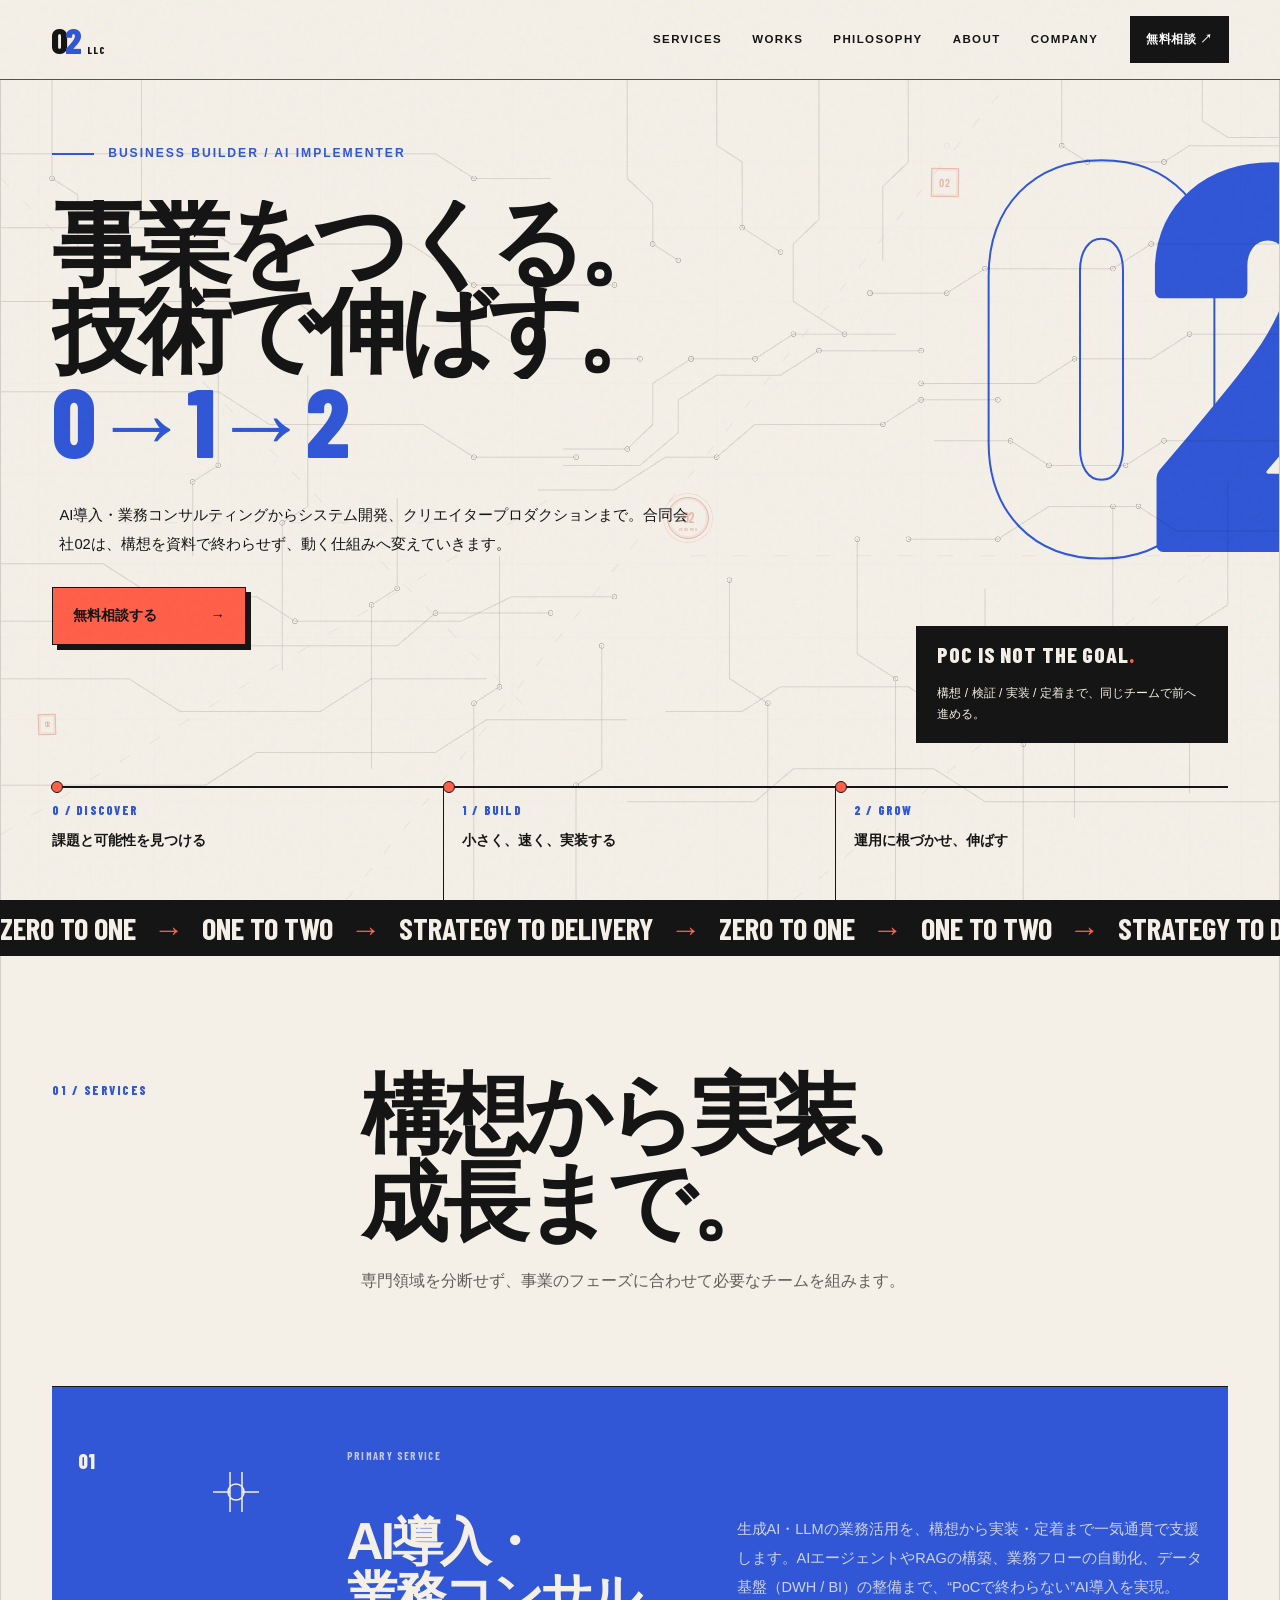
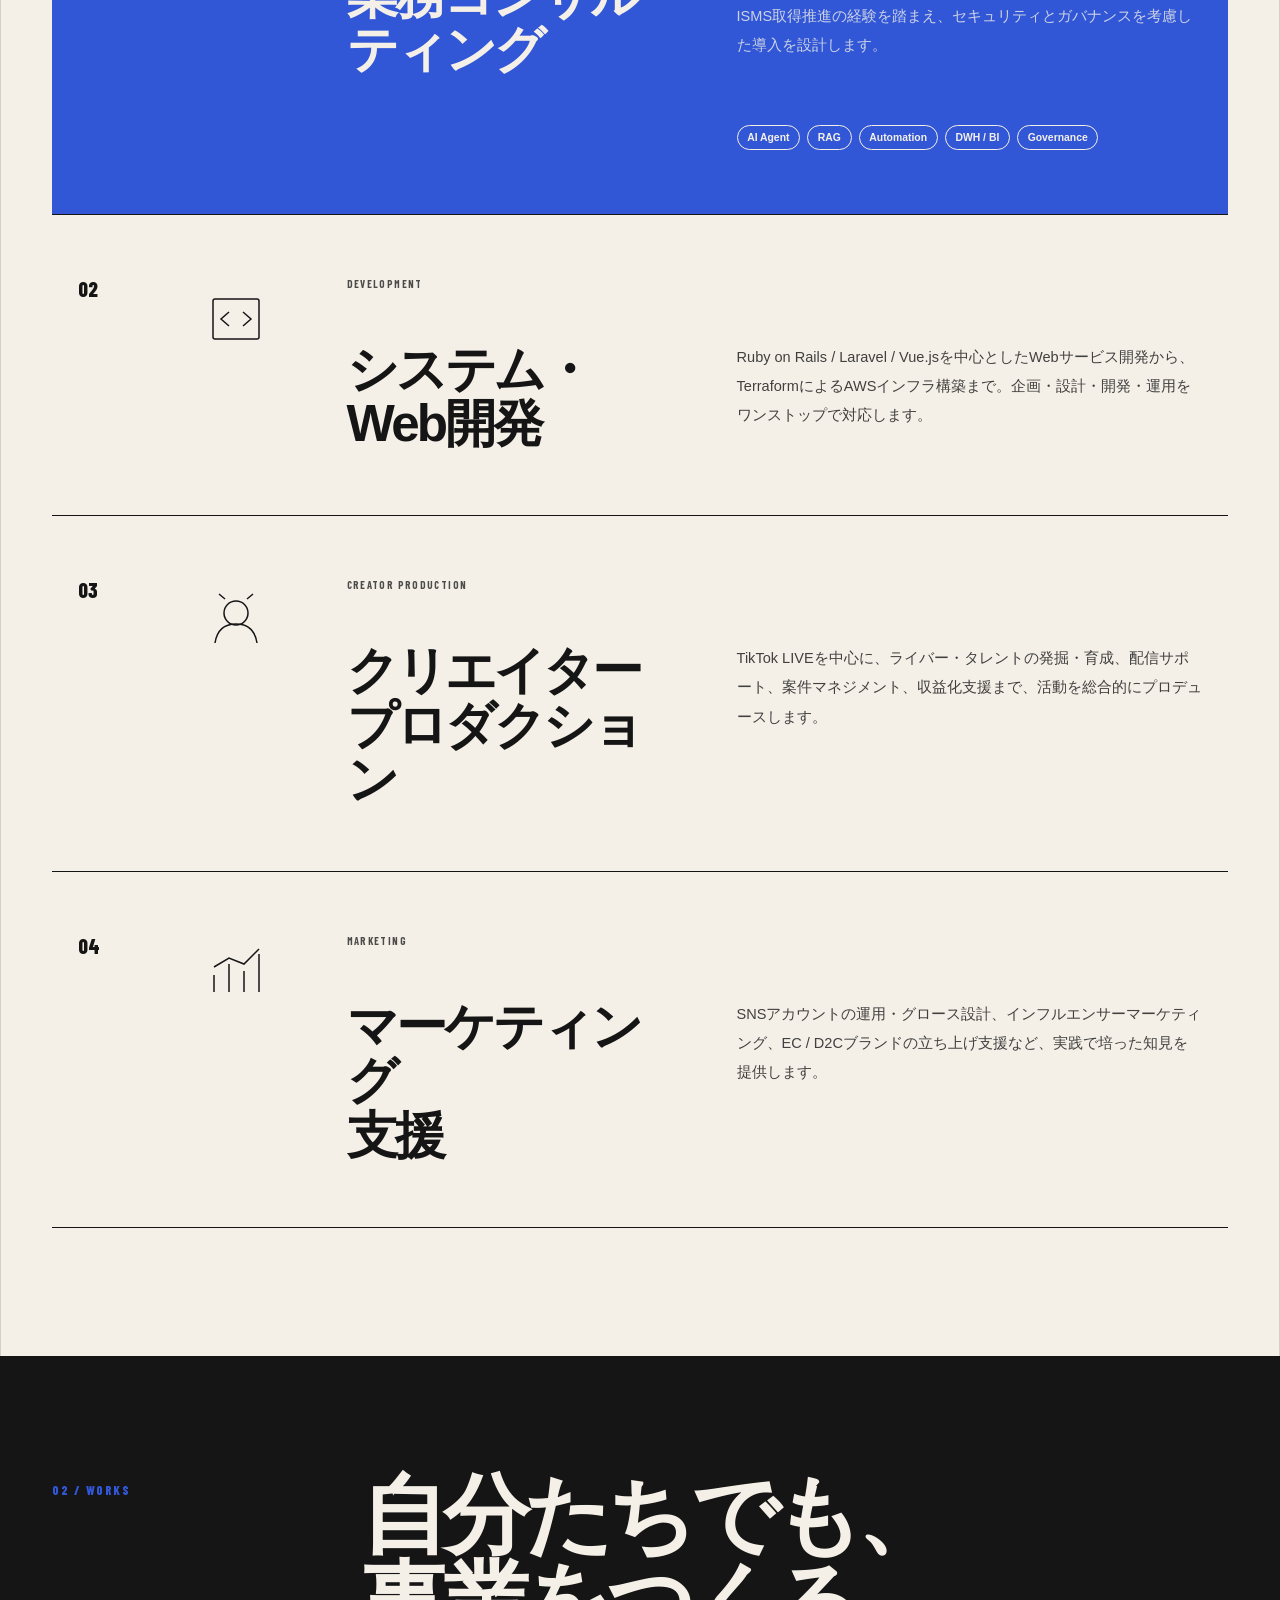
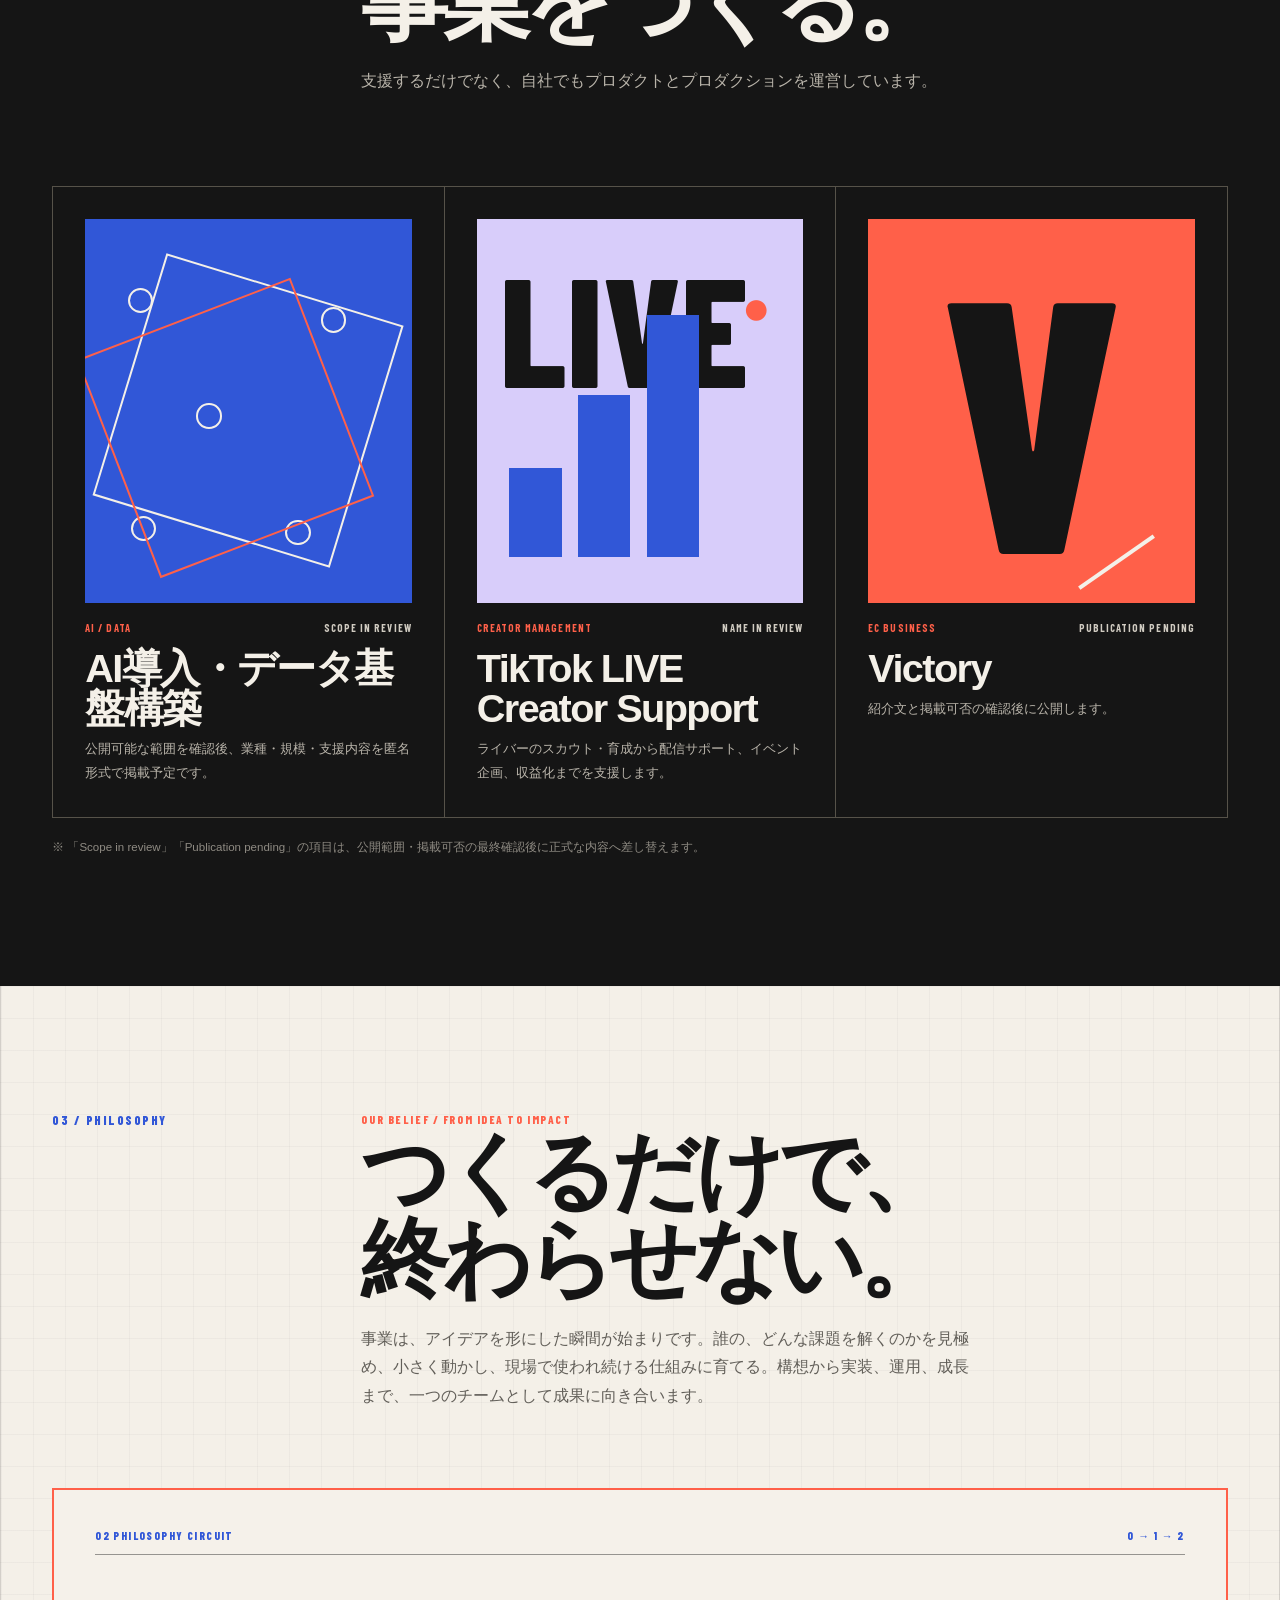
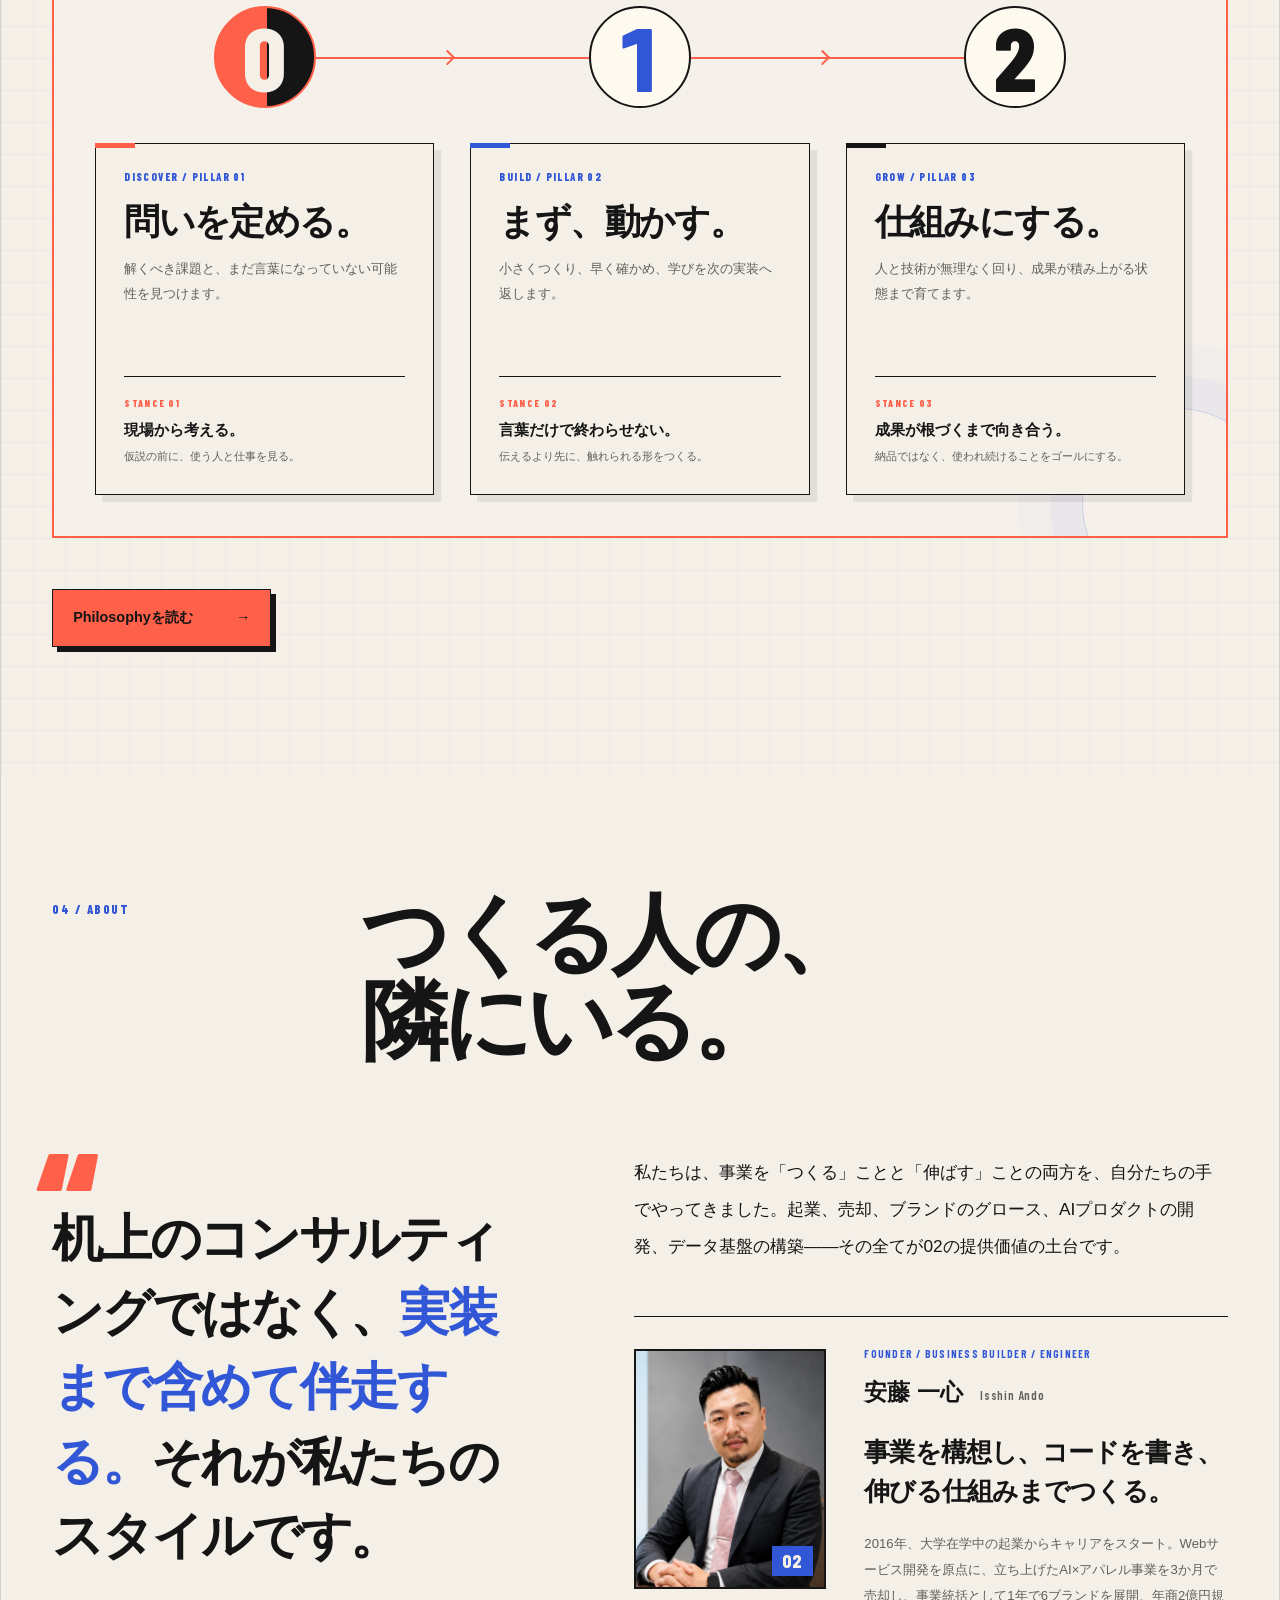
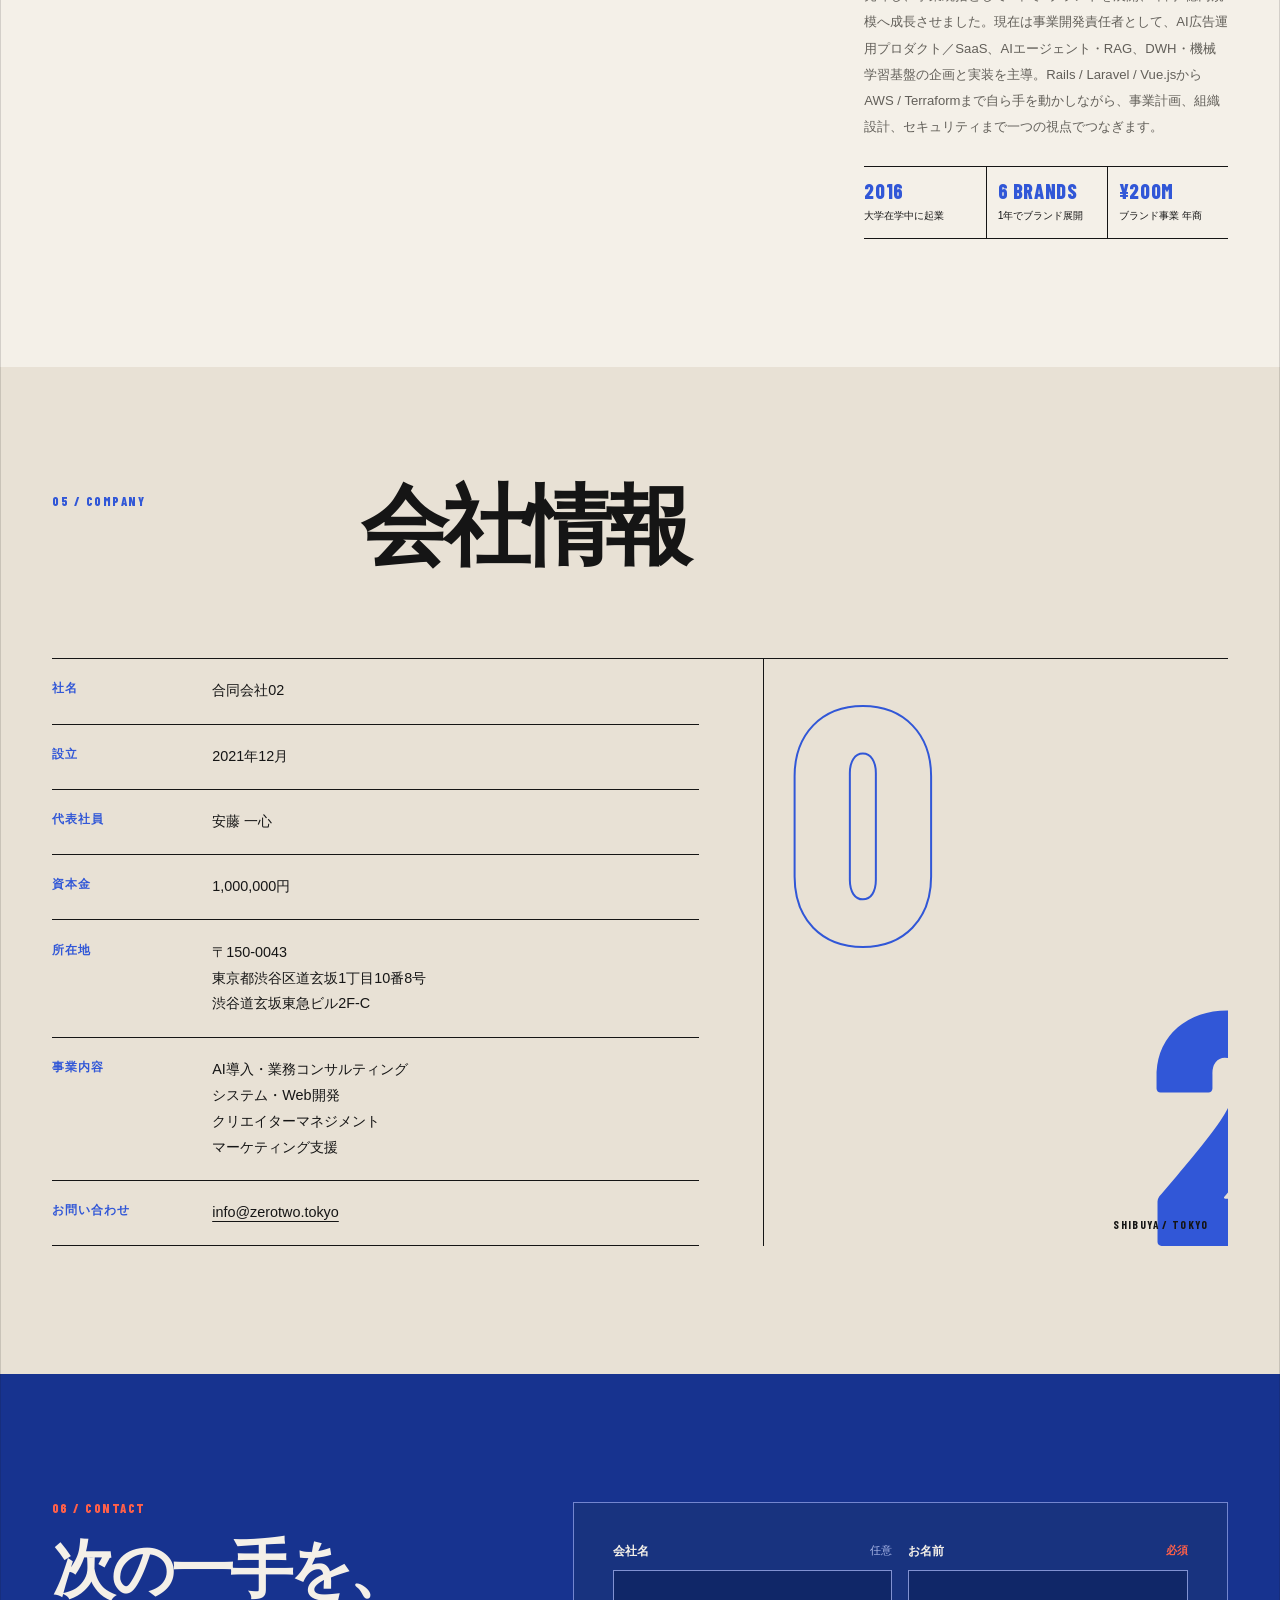
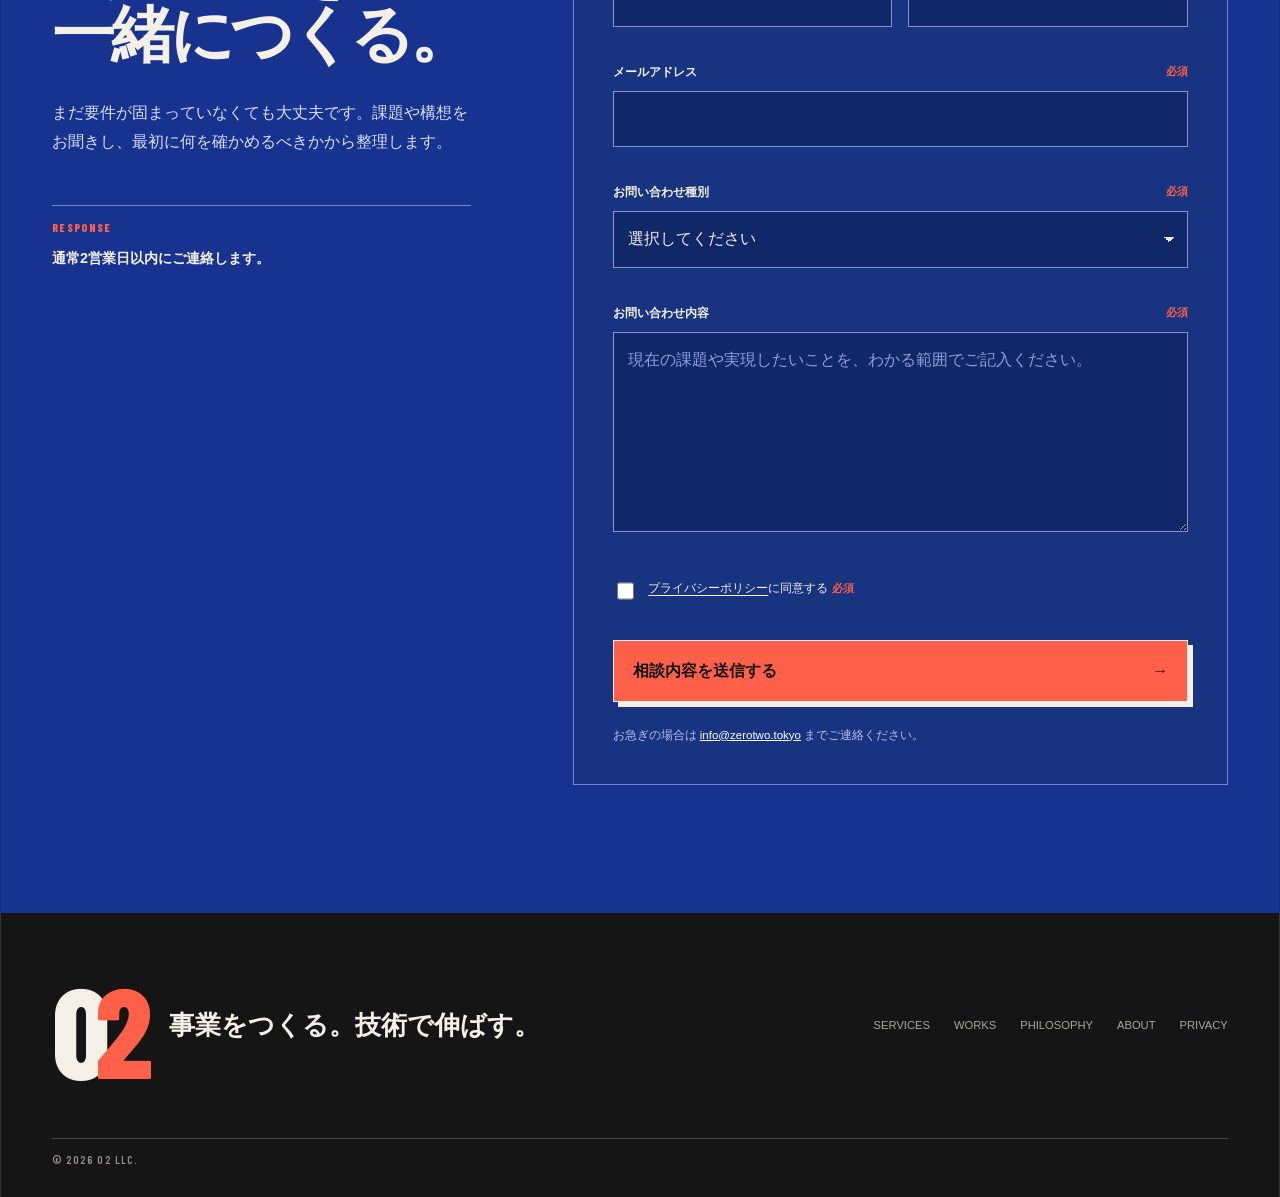
<file: index.html>
<!doctype html>
<html lang="ja">
<head>
  <meta charset="utf-8">
  <meta name="viewport" content="width=device-width, initial-scale=1">
  <title>合同会社02（ゼロツー）| AI導入・業務コンサルティング / システム開発 / クリエイタープロダクション</title>
  <meta name="description" content="合同会社02は東京・渋谷のAI導入・業務コンサルティング会社です。生成AI活用、AIエージェント・RAG構築、データ基盤整備、システム開発から、TikTok LIVEを中心としたクリエイター支援まで、事業の立ち上げと成長を支援します。">
  <meta name="theme-color" content="#f4f0e8">
  <link rel="canonical" href="https://zerotwo.tokyo/">
  <link rel="icon" href="/assets/img/favicon.svg" type="image/svg+xml">
  <link rel="preload" href="/assets/fonts/barlow-condensed-800.woff2" as="font" type="font/woff2" crossorigin>
  <meta property="og:type" content="website">
  <meta property="og:site_name" content="合同会社02">
  <meta property="og:title" content="合同会社02 | 0→1の、その先へ。">
  <meta property="og:description" content="AI導入・業務コンサルティングからシステム開発、クリエイタープロダクションまで。事業の立ち上げと成長に、テクノロジーで伴走します。">
  <meta property="og:image" content="https://zerotwo.tokyo/assets/img/ogp.png">
  <meta property="og:url" content="https://zerotwo.tokyo/">
  <meta name="twitter:card" content="summary_large_image">
  <link rel="stylesheet" href="/assets/css/style.css?v=20260723-mobile1">
  <script type="application/ld+json">
  {
    "@context": "https://schema.org",
    "@type": "Organization",
    "name": "合同会社02",
    "alternateName": "ゼロツー",
    "url": "https://zerotwo.tokyo/",
    "logo": "https://zerotwo.tokyo/assets/img/favicon.svg",
    "email": "info@zerotwo.tokyo",
    "foundingDate": "2021-12",
    "address": {
      "@type": "PostalAddress",
      "postalCode": "150-0043",
      "addressRegion": "東京都",
      "addressLocality": "渋谷区",
      "streetAddress": "道玄坂1丁目10番8号 渋谷道玄坂東急ビル2F-C",
      "addressCountry": "JP"
    }
  }
  </script>
</head>
<body>
  <a class="skip-link" href="#main">本文へスキップ</a>
  <div class="page-grain" aria-hidden="true"></div>

  <header class="site-header" data-header>
    <a class="brand" href="#top" aria-label="02 LLC（合同会社02）トップへ">
      <span class="brand-zero">0</span><span class="brand-two">2</span>
      <span class="brand-inc">LLC</span>
    </a>
    <nav class="desktop-nav" aria-label="メインナビゲーション">
      <a href="#services">Services</a>
      <a href="#works">Works</a>
      <a href="/philosophy/">Philosophy</a>
      <a href="#about">About</a>
      <a href="#company">Company</a>
    </nav>
    <a class="header-contact" href="#contact">無料相談 <span aria-hidden="true">↗</span></a>
    <button class="menu-button" type="button" aria-expanded="false" aria-controls="mobile-menu" data-menu-button>
      <span class="sr-only">メニューを開く</span>
      <span></span><span></span>
    </button>
    <nav class="mobile-menu" id="mobile-menu" aria-label="モバイルナビゲーション" data-mobile-menu>
      <a href="#services"><span>01</span>Services</a>
      <a href="#works"><span>02</span>Works</a>
      <a href="/philosophy/"><span>03</span>Philosophy</a>
      <a href="#about"><span>04</span>About</a>
      <a href="#company"><span>05</span>Company</a>
      <a href="#contact"><span>06</span>Contact</a>
    </nav>
  </header>

  <main id="main">
    <section class="hero" id="top" aria-labelledby="hero-title">
      <canvas class="hero-webgl" data-webgl data-webgl-state="idle" aria-hidden="true"></canvas>
      <div class="hero-circuit-stamps" aria-hidden="true">
        <span class="circuit-stamp circuit-stamp-top"></span>
        <span class="circuit-stamp circuit-stamp-seal"></span>
        <span class="circuit-stamp circuit-stamp-bottom"></span>
      </div>

      <div class="hero-copy reveal">
        <p class="eyebrow"><span></span>BUSINESS BUILDER / AI IMPLEMENTER</p>
        <h1 id="hero-title">
          <span class="hero-line"><span>事業をつくる。</span></span>
          <span class="hero-line"><span>技術で伸ばす。</span></span>
          <span class="hero-line hero-line-accent"><span><em>0→1→2</em></span></span>
        </h1>
        <p class="hero-lead">AI導入・業務コンサルティングからシステム開発、クリエイタープロダクションまで。合同会社02は、構想を資料で終わらせず、動く仕組みへ変えていきます。</p>
        <a class="button button-primary" href="#contact">無料相談する <span aria-hidden="true">→</span></a>
      </div>

      <div class="hero-signature" aria-hidden="true">
        <span class="signature-zero">0</span><span class="signature-two">2</span>
      </div>

      <aside class="hero-note reveal">
        <strong>PoC is not the goal<span>.</span></strong>
        <p>構想 / 検証 / 実装 / 定着まで、同じチームで前へ進める。</p>
      </aside>

      <ol class="growth-path" aria-label="支援の進め方">
        <li class="reveal"><span>0 / Discover</span><strong>課題と可能性を見つける</strong></li>
        <li class="reveal"><span>1 / Build</span><strong>小さく、速く、実装する</strong></li>
        <li class="reveal"><span>2 / Grow</span><strong>運用に根づかせ、伸ばす</strong></li>
      </ol>
    </section>

    <div class="ticker" aria-label="合同会社02の姿勢">
      <div>
        <span>ZERO TO ONE</span><i>→</i><span>ONE TO TWO</span><i>→</i><span>STRATEGY TO DELIVERY</span><i>→</i>
        <span aria-hidden="true">ZERO TO ONE</span><i aria-hidden="true">→</i><span aria-hidden="true">ONE TO TWO</span><i aria-hidden="true">→</i><span aria-hidden="true">STRATEGY TO DELIVERY</span><i aria-hidden="true">→</i>
      </div>
    </div>

    <section class="section services" id="services" aria-labelledby="services-title">
      <header class="section-heading reveal">
        <p class="section-index">01 / Services</p>
        <div>
          <h2 id="services-title">構想から実装、<br>成長まで。</h2>
          <p>専門領域を分断せず、事業のフェーズに合わせて必要なチームを組みます。</p>
        </div>
      </header>

      <div class="service-list">
        <article class="service-card service-card-primary reveal">
          <div class="service-number">01</div>
          <div class="service-icon" aria-hidden="true">
            <svg viewBox="0 0 64 64"><path d="M9 33h17M38 33h17M26 13v40M38 13v40"/><circle cx="32" cy="33" r="8"/></svg>
          </div>
          <div class="service-copy">
            <p>PRIMARY SERVICE</p>
            <h3>AI導入・<br>業務コンサルティング</h3>
            <p>生成AI・LLMの業務活用を、構想から実装・定着まで一気通貫で支援します。AIエージェントやRAGの構築、業務フローの自動化、データ基盤（DWH / BI）の整備まで、“PoCで終わらない”AI導入を実現。ISMS取得推進の経験を踏まえ、セキュリティとガバナンスを考慮した導入を設計します。</p>
            <ul class="tag-list" aria-label="対応領域">
              <li>AI Agent</li><li>RAG</li><li>Automation</li><li>DWH / BI</li><li>Governance</li>
            </ul>
          </div>
        </article>

        <article class="service-card reveal">
          <div class="service-number">02</div>
          <div class="service-icon" aria-hidden="true">
            <svg viewBox="0 0 64 64"><rect x="9" y="12" width="46" height="40" rx="2"/><path d="m25 25-8 7 8 7M39 25l8 7-8 7"/></svg>
          </div>
          <div class="service-copy">
            <p>DEVELOPMENT</p>
            <h3>システム・<br>Web開発</h3>
            <p>Ruby on Rails / Laravel / Vue.jsを中心としたWebサービス開発から、TerraformによるAWSインフラ構築まで。企画・設計・開発・運用をワンストップで対応します。</p>
          </div>
        </article>

        <article class="service-card reveal">
          <div class="service-number">03</div>
          <div class="service-icon" aria-hidden="true">
            <svg viewBox="0 0 64 64"><circle cx="32" cy="25" r="12"/><path d="M11 55c2-13 9-19 21-19s19 6 21 19M21 11l-6-5M43 11l6-5"/></svg>
          </div>
          <div class="service-copy">
            <p>CREATOR PRODUCTION</p>
            <h3>クリエイター<br>プロダクション</h3>
            <p>TikTok LIVEを中心に、ライバー・タレントの発掘・育成、配信サポート、案件マネジメント、収益化支援まで、活動を総合的にプロデュースします。</p>
          </div>
        </article>

        <article class="service-card reveal">
          <div class="service-number">04</div>
          <div class="service-icon" aria-hidden="true">
            <svg viewBox="0 0 64 64"><path d="M10 48V31M25 48V20M40 48V27M55 48V10"/><path d="m10 23 15-9 15 6 15-15"/></svg>
          </div>
          <div class="service-copy">
            <p>MARKETING</p>
            <h3>マーケティング<br>支援</h3>
            <p>SNSアカウントの運用・グロース設計、インフルエンサーマーケティング、EC / D2Cブランドの立ち上げ支援など、実践で培った知見を提供します。</p>
          </div>
        </article>
      </div>
    </section>

    <section class="section works" id="works" aria-labelledby="works-title">
      <header class="section-heading section-heading-light reveal">
        <p class="section-index">02 / Works</p>
        <div>
          <h2 id="works-title">自分たちでも、<br>事業をつくる。</h2>
          <p>支援するだけでなく、自社でもプロダクトとプロダクションを運営しています。</p>
        </div>
      </header>

      <div class="work-grid">
        <article class="work-card work-ai reveal">
          <div class="work-art data-art" aria-hidden="true">
            <span></span><span></span><span></span><span></span><span></span>
          </div>
          <div class="work-meta"><span>AI / Data</span><span class="status-pending">Scope in review</span></div>
          <h3>AI導入・データ基盤構築</h3>
          <p>公開可能な範囲を確認後、業種・規模・支援内容を匿名形式で掲載予定です。</p>
        </article>

        <a class="work-card work-live reveal" href="#contact" data-contact-type="ライバー・タレント応募">
          <div class="work-art live-art" aria-hidden="true"><b>LIVE</b><span>●</span><i></i><i></i><i></i></div>
          <div class="work-meta"><span>Creator Management</span><span class="status-pending">Name in review</span></div>
          <h3>TikTok LIVE Creator Support</h3>
          <p>ライバーのスカウト・育成から配信サポート、イベント企画、収益化までを支援します。</p>
        </a>

        <article class="work-card work-victory reveal">
          <div class="work-art victory-art" aria-hidden="true"><span>V</span><i></i></div>
          <div class="work-meta"><span>EC Business</span><span class="status-pending">Publication pending</span></div>
          <h3>Victory</h3>
          <p>紹介文と掲載可否の確認後に公開します。</p>
        </article>
      </div>
      <p class="draft-note reveal">※ 「Scope in review」「Publication pending」の項目は、公開範囲・掲載可否の最終確認後に正式な内容へ差し替えます。</p>
    </section>

    <section class="section philosophy" id="philosophy" aria-labelledby="philosophy-title">
      <header class="section-heading reveal">
        <p class="section-index">03 / Philosophy</p>
        <div>
          <p class="philosophy-kicker">OUR BELIEF / FROM IDEA TO IMPACT</p>
          <h2 id="philosophy-title">つくるだけで、<br>終わらせない。</h2>
          <p>事業は、アイデアを形にした瞬間が始まりです。誰の、どんな課題を解くのかを見極め、小さく動かし、現場で使われ続ける仕組みに育てる。構想から実装、運用、成長まで、一つのチームとして成果に向き合います。</p>
        </div>
      </header>

      <div class="philosophy-framework reveal">
        <div class="philosophy-framework-meta" aria-hidden="true">
          <span>02 PHILOSOPHY CIRCUIT</span>
          <span>0 → 1 → 2</span>
        </div>
        <ol class="philosophy-journey">
          <li class="philosophy-stage">
            <div class="philosophy-node" aria-hidden="true"><span>0</span></div>
            <div class="philosophy-card">
              <p class="philosophy-stage-label">DISCOVER / PILLAR 01</p>
              <h3>問いを定める。</h3>
              <p>解くべき課題と、まだ言葉になっていない可能性を見つけます。</p>
              <div class="philosophy-principle">
                <span>STANCE 01</span>
                <strong>現場から考える。</strong>
                <small>仮説の前に、使う人と仕事を見る。</small>
              </div>
            </div>
          </li>
          <li class="philosophy-stage">
            <div class="philosophy-node" aria-hidden="true"><span>1</span></div>
            <div class="philosophy-card">
              <p class="philosophy-stage-label">BUILD / PILLAR 02</p>
              <h3>まず、動かす。</h3>
              <p>小さくつくり、早く確かめ、学びを次の実装へ返します。</p>
              <div class="philosophy-principle">
                <span>STANCE 02</span>
                <strong>言葉だけで終わらせない。</strong>
                <small>伝えるより先に、触れられる形をつくる。</small>
              </div>
            </div>
          </li>
          <li class="philosophy-stage">
            <div class="philosophy-node" aria-hidden="true"><span>2</span></div>
            <div class="philosophy-card">
              <p class="philosophy-stage-label">GROW / PILLAR 03</p>
              <h3>仕組みにする。</h3>
              <p>人と技術が無理なく回り、成果が積み上がる状態まで育てます。</p>
              <div class="philosophy-principle">
                <span>STANCE 03</span>
                <strong>成果が根づくまで向き合う。</strong>
                <small>納品ではなく、使われ続けることをゴールにする。</small>
              </div>
            </div>
          </li>
        </ol>
      </div>
      <a class="philosophy-read-more button reveal" href="/philosophy/">
        Philosophyを読む <span aria-hidden="true">→</span>
      </a>
    </section>

    <section class="section about" id="about" aria-labelledby="about-title">
      <header class="section-heading reveal">
        <p class="section-index">04 / About</p>
        <div><h2 id="about-title">つくる人の、<br>隣にいる。</h2></div>
      </header>

      <div class="about-layout">
        <div class="about-quote reveal">
          <span aria-hidden="true">“</span>
          <blockquote>机上のコンサルティングではなく、<em>実装まで含めて伴走する。</em>それが私たちのスタイルです。</blockquote>
        </div>
        <div class="about-message reveal">
          <p>私たちは、事業を「つくる」ことと「伸ばす」ことの両方を、自分たちの手でやってきました。起業、売却、ブランドのグロース、AIプロダクトの開発、データ基盤の構築——その全てが02の提供価値の土台です。</p>
          <div class="profile">
            <figure class="profile-photo">
              <img src="/assets/img/isshin-ando.webp" alt="合同会社02 代表 安藤一心" width="800" height="1000" loading="lazy" decoding="async">
              <figcaption aria-hidden="true">02</figcaption>
            </figure>
            <div class="profile-content">
              <p>FOUNDER / BUSINESS BUILDER / ENGINEER</p>
              <h3>安藤 一心 <span>Isshin Ando</span></h3>
              <p class="profile-role">事業を構想し、コードを書き、<br>伸びる仕組みまでつくる。</p>
              <p class="profile-bio">2016年、大学在学中の起業からキャリアをスタート。Webサービス開発を原点に、立ち上げたAI×アパレル事業を3か月で売却し、事業統括として1年で6ブランドを展開、年商2億円規模へ成長させました。現在は事業開発責任者として、AI広告運用プロダクト／SaaS、AIエージェント・RAG、DWH・機械学習基盤の企画と実装を主導。Rails / Laravel / Vue.jsからAWS / Terraformまで自ら手を動かしながら、事業計画、組織設計、セキュリティまで一つの視点でつなぎます。</p>
              <ul class="profile-facts" aria-label="代表者の主な実績">
                <li><strong>2016</strong><span>大学在学中に起業</span></li>
                <li><strong>6 BRANDS</strong><span>1年でブランド展開</span></li>
                <li><strong>¥200M</strong><span>ブランド事業 年商</span></li>
              </ul>
            </div>
          </div>
        </div>
      </div>
    </section>

    <section class="section company" id="company" aria-labelledby="company-title">
      <header class="section-heading reveal">
        <p class="section-index">05 / Company</p>
        <div><h2 id="company-title">会社情報</h2></div>
      </header>
      <div class="company-table-wrap reveal">
        <dl class="company-table">
          <div><dt>社名</dt><dd>合同会社02</dd></div>
          <div><dt>設立</dt><dd>2021年12月</dd></div>
          <div><dt>代表社員</dt><dd>安藤 一心</dd></div>
          <div><dt>資本金</dt><dd>1,000,000円</dd></div>
          <div><dt>所在地</dt><dd>〒150-0043<br>東京都渋谷区道玄坂1丁目10番8号<br>渋谷道玄坂東急ビル2F-C</dd></div>
          <div><dt>事業内容</dt><dd>AI導入・業務コンサルティング<br>システム・Web開発<br>クリエイターマネジメント<br>マーケティング支援</dd></div>
          <div><dt>お問い合わせ</dt><dd><a href="mailto:info@zerotwo.tokyo">info@zerotwo.tokyo</a></dd></div>
        </dl>
        <div class="company-graphic" aria-hidden="true"><span>0</span><span>2</span><i>SHIBUYA / TOKYO</i></div>
      </div>
    </section>

    <section class="section contact" id="contact" aria-labelledby="contact-title">
      <div class="contact-intro reveal">
        <p class="section-index">06 / Contact</p>
        <h2 id="contact-title">次の一手を、<br>一緒につくる。</h2>
        <p>まだ要件が固まっていなくても大丈夫です。課題や構想をお聞きし、最初に何を確かめるべきかから整理します。</p>
        <div class="contact-response"><span>RESPONSE</span><strong>通常2営業日以内にご連絡します。</strong></div>
      </div>

      <form class="contact-form reveal" method="post" action="" data-contact-form novalidate>
        <div class="form-row">
          <div class="field">
            <label for="company-name">会社名 <span>任意</span></label>
            <input id="company-name" name="company" type="text" autocomplete="organization">
          </div>
          <div class="field">
            <label for="name">お名前 <b>必須</b></label>
            <input id="name" name="name" type="text" autocomplete="name" required>
            <span class="field-error" data-error-for="name"></span>
          </div>
        </div>
        <div class="field">
          <label for="email">メールアドレス <b>必須</b></label>
          <input id="email" name="email" type="email" autocomplete="email" inputmode="email" required>
          <span class="field-error" data-error-for="email"></span>
        </div>
        <div class="field">
          <label for="inquiry-type">お問い合わせ種別 <b>必須</b></label>
          <select id="inquiry-type" name="inquiry_type" required>
            <option value="">選択してください</option>
            <option>AI導入のご相談</option>
            <option>開発のご相談</option>
            <option>ライバー・タレント応募</option>
            <option>取材・その他</option>
          </select>
          <span class="field-error" data-error-for="inquiry-type"></span>
        </div>
        <div class="field">
          <label for="message">お問い合わせ内容 <b>必須</b></label>
          <textarea id="message" name="message" rows="6" required placeholder="現在の課題や実現したいことを、わかる範囲でご記入ください。"></textarea>
          <span class="field-error" data-error-for="message"></span>
        </div>
        <div class="honeypot" aria-hidden="true">
          <label for="website">ウェブサイト</label>
          <input id="website" name="website" type="text" tabindex="-1" autocomplete="off">
        </div>
        <label class="consent">
          <input name="privacy" type="checkbox" required>
          <span><a href="/privacy/" target="_blank" rel="noopener">プライバシーポリシー</a>に同意する <b>必須</b></span>
        </label>
        <span class="field-error consent-error" data-error-for="privacy"></span>
        <button class="submit-button" type="submit">相談内容を送信する <span aria-hidden="true">→</span></button>
        <p class="form-status" role="status" aria-live="polite" data-form-status></p>
        <p class="form-note">お急ぎの場合は <a href="mailto:info@zerotwo.tokyo">info@zerotwo.tokyo</a> までご連絡ください。</p>
      </form>
    </section>
  </main>

  <footer class="site-footer">
    <div class="footer-brand"><span>0</span><span>2</span></div>
    <p>事業をつくる。技術で伸ばす。</p>
    <nav aria-label="フッターナビゲーション"><a href="#services">Services</a><a href="#works">Works</a><a href="/philosophy/">Philosophy</a><a href="#about">About</a><a href="/privacy/">Privacy</a></nav>
    <p class="copyright">© <span data-current-year>2026</span> 02 LLC.</p>
  </footer>

  <script src="/assets/js/webgl-field.js?v=20260722-paper-circuit3" defer></script>
  <script src="/assets/js/main.js?v=20260722-paper-circuit3" defer></script>
</body>
</html>
</file>
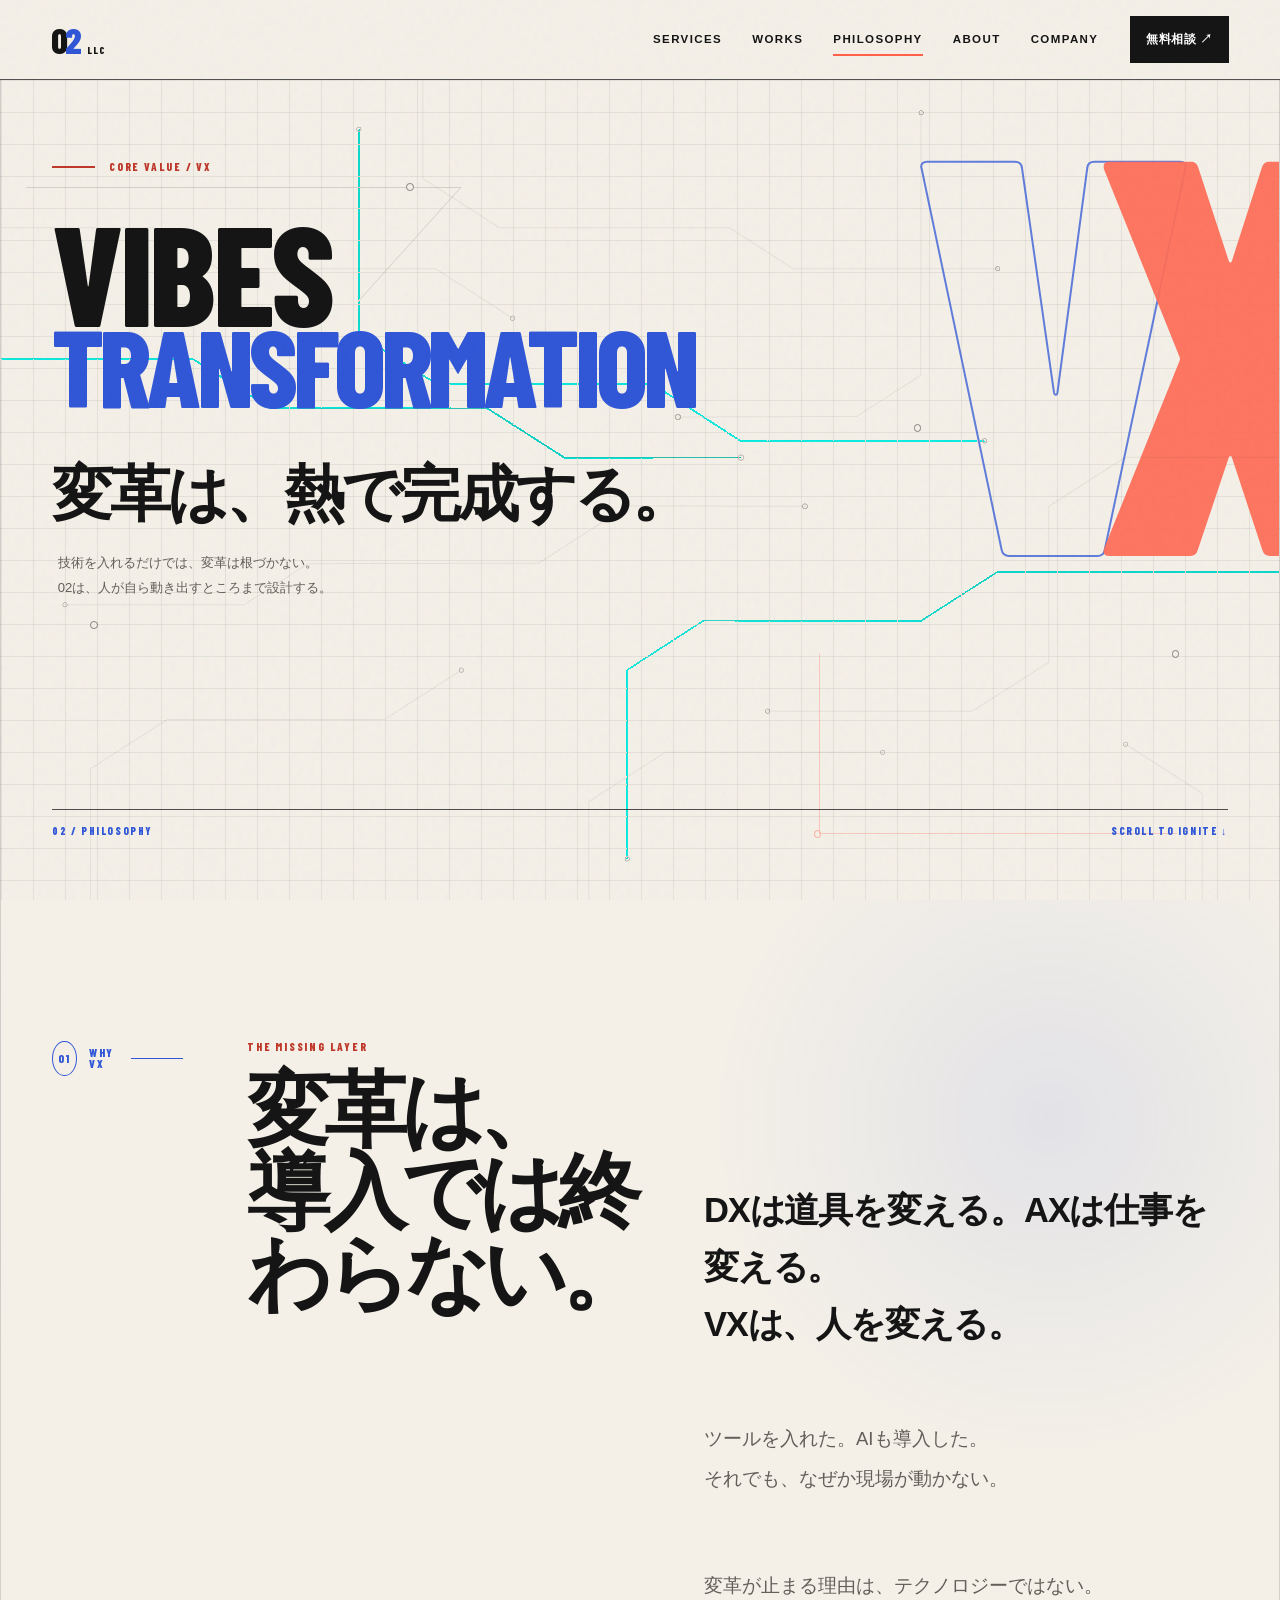
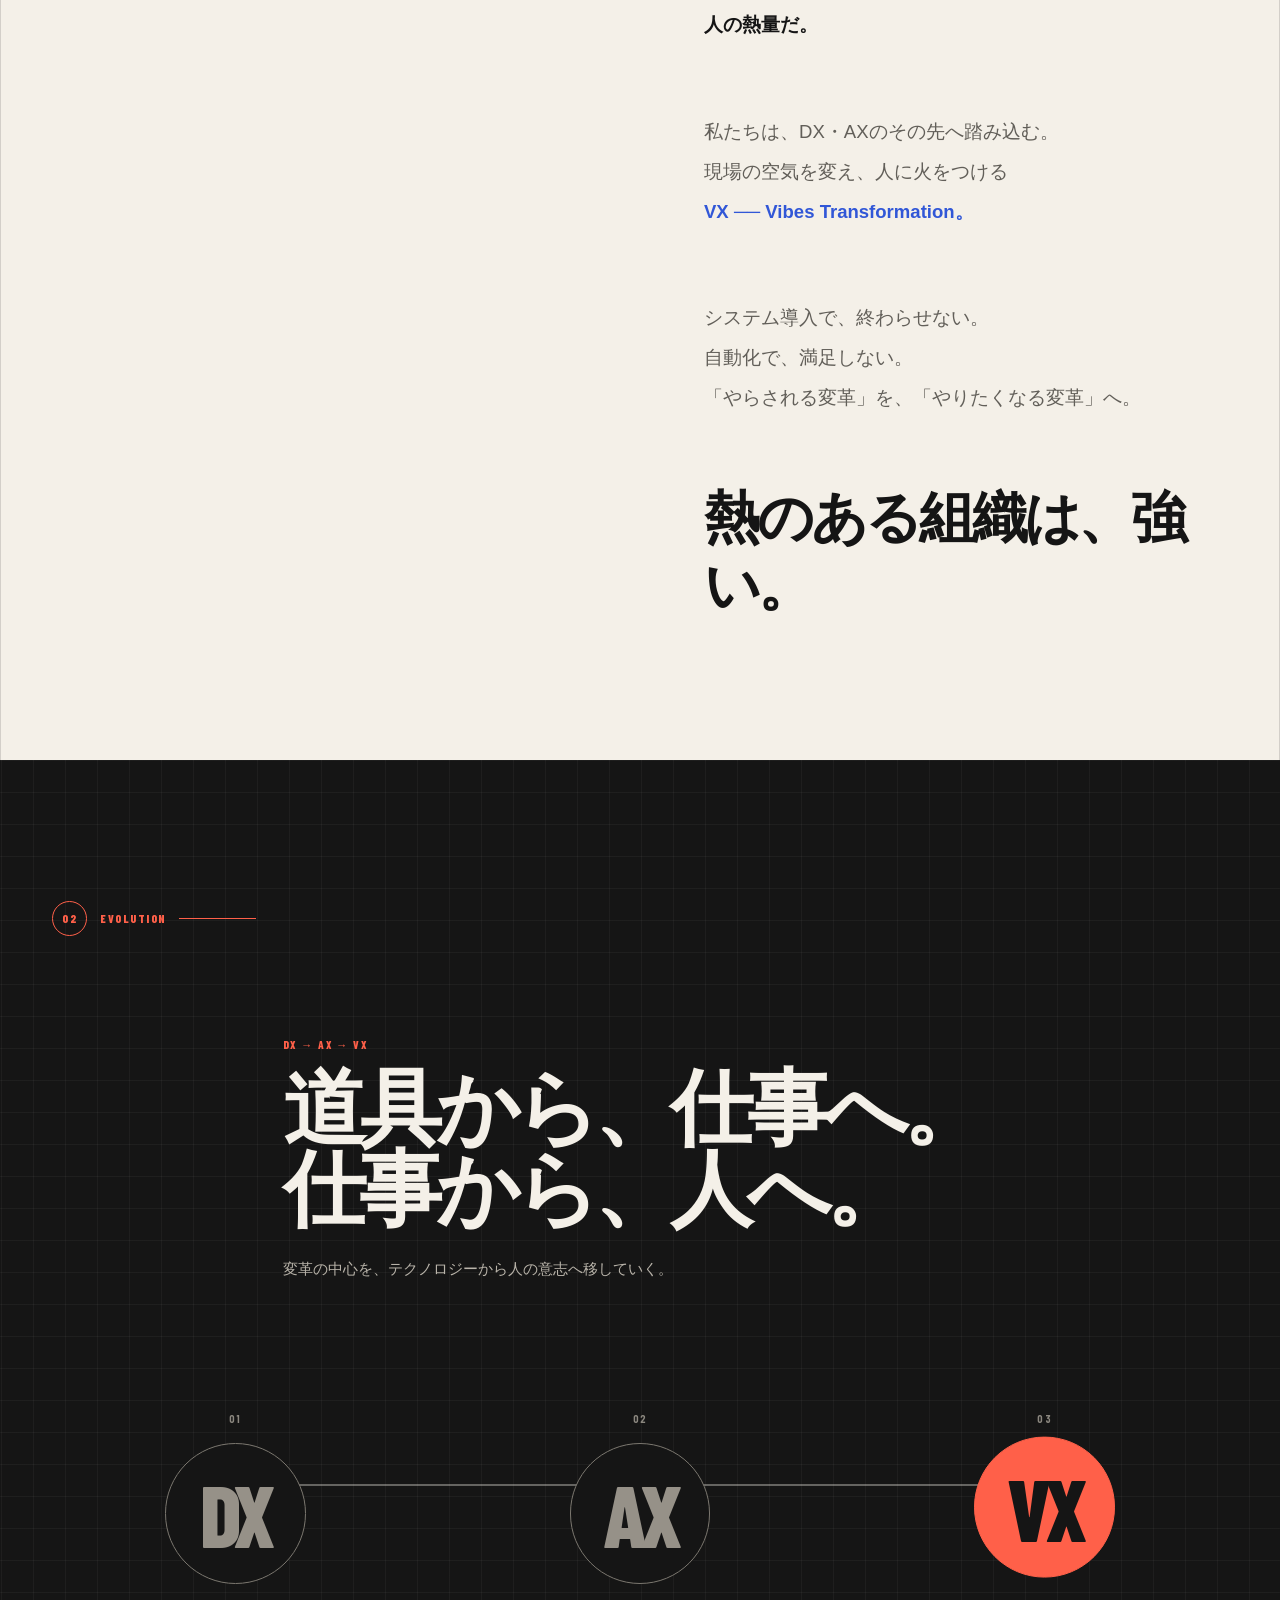
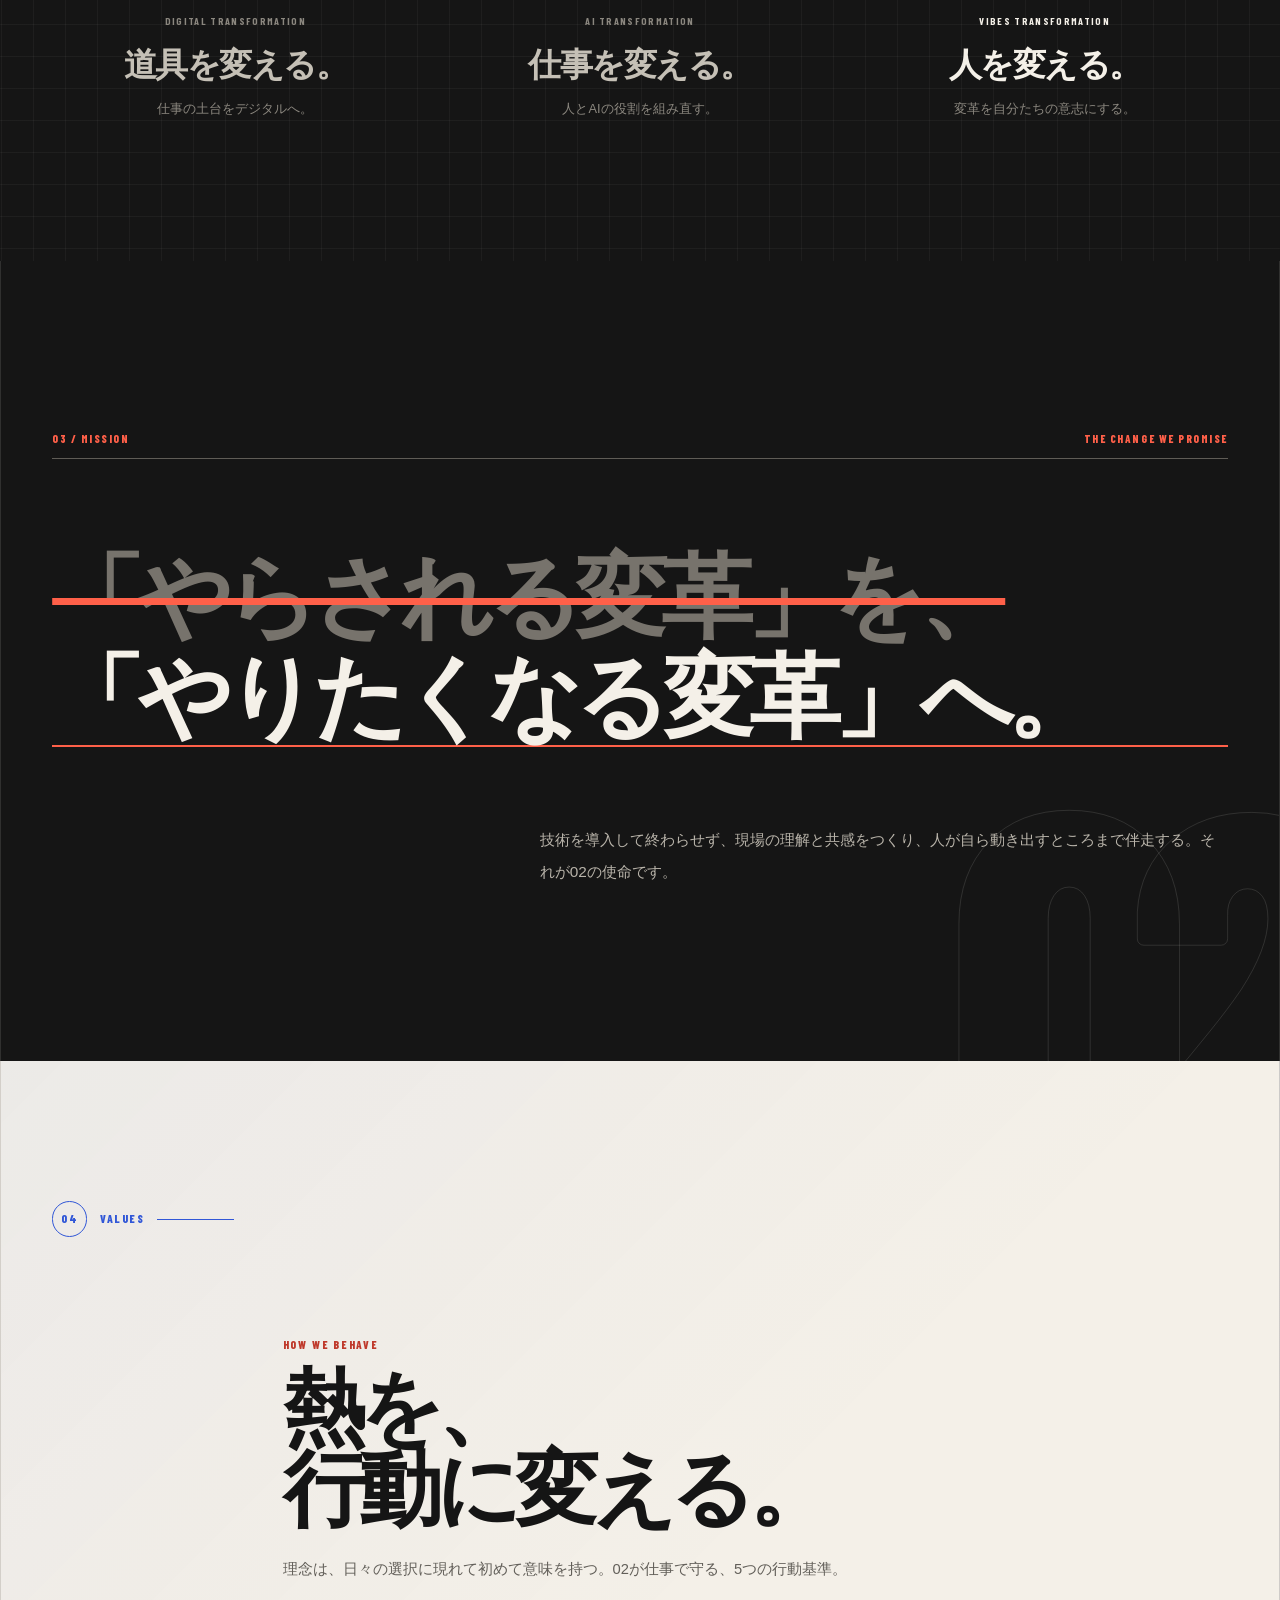
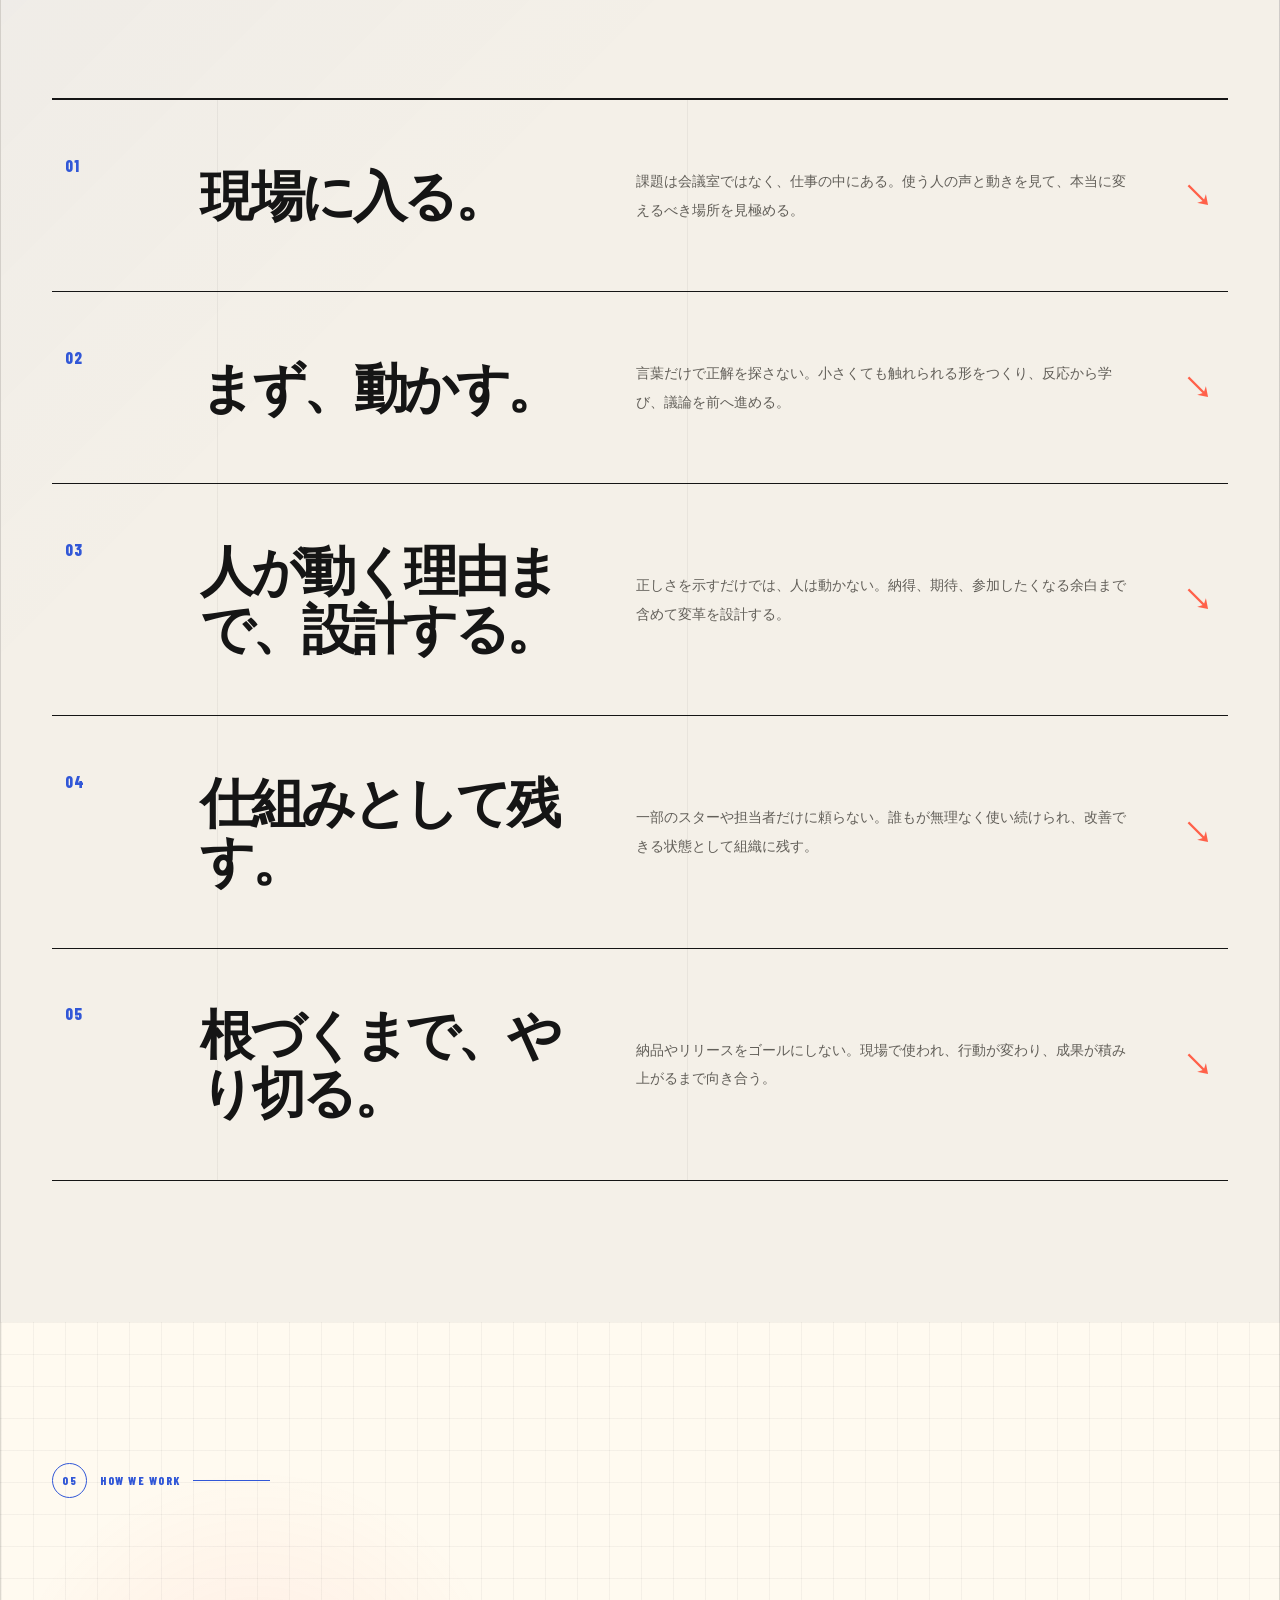
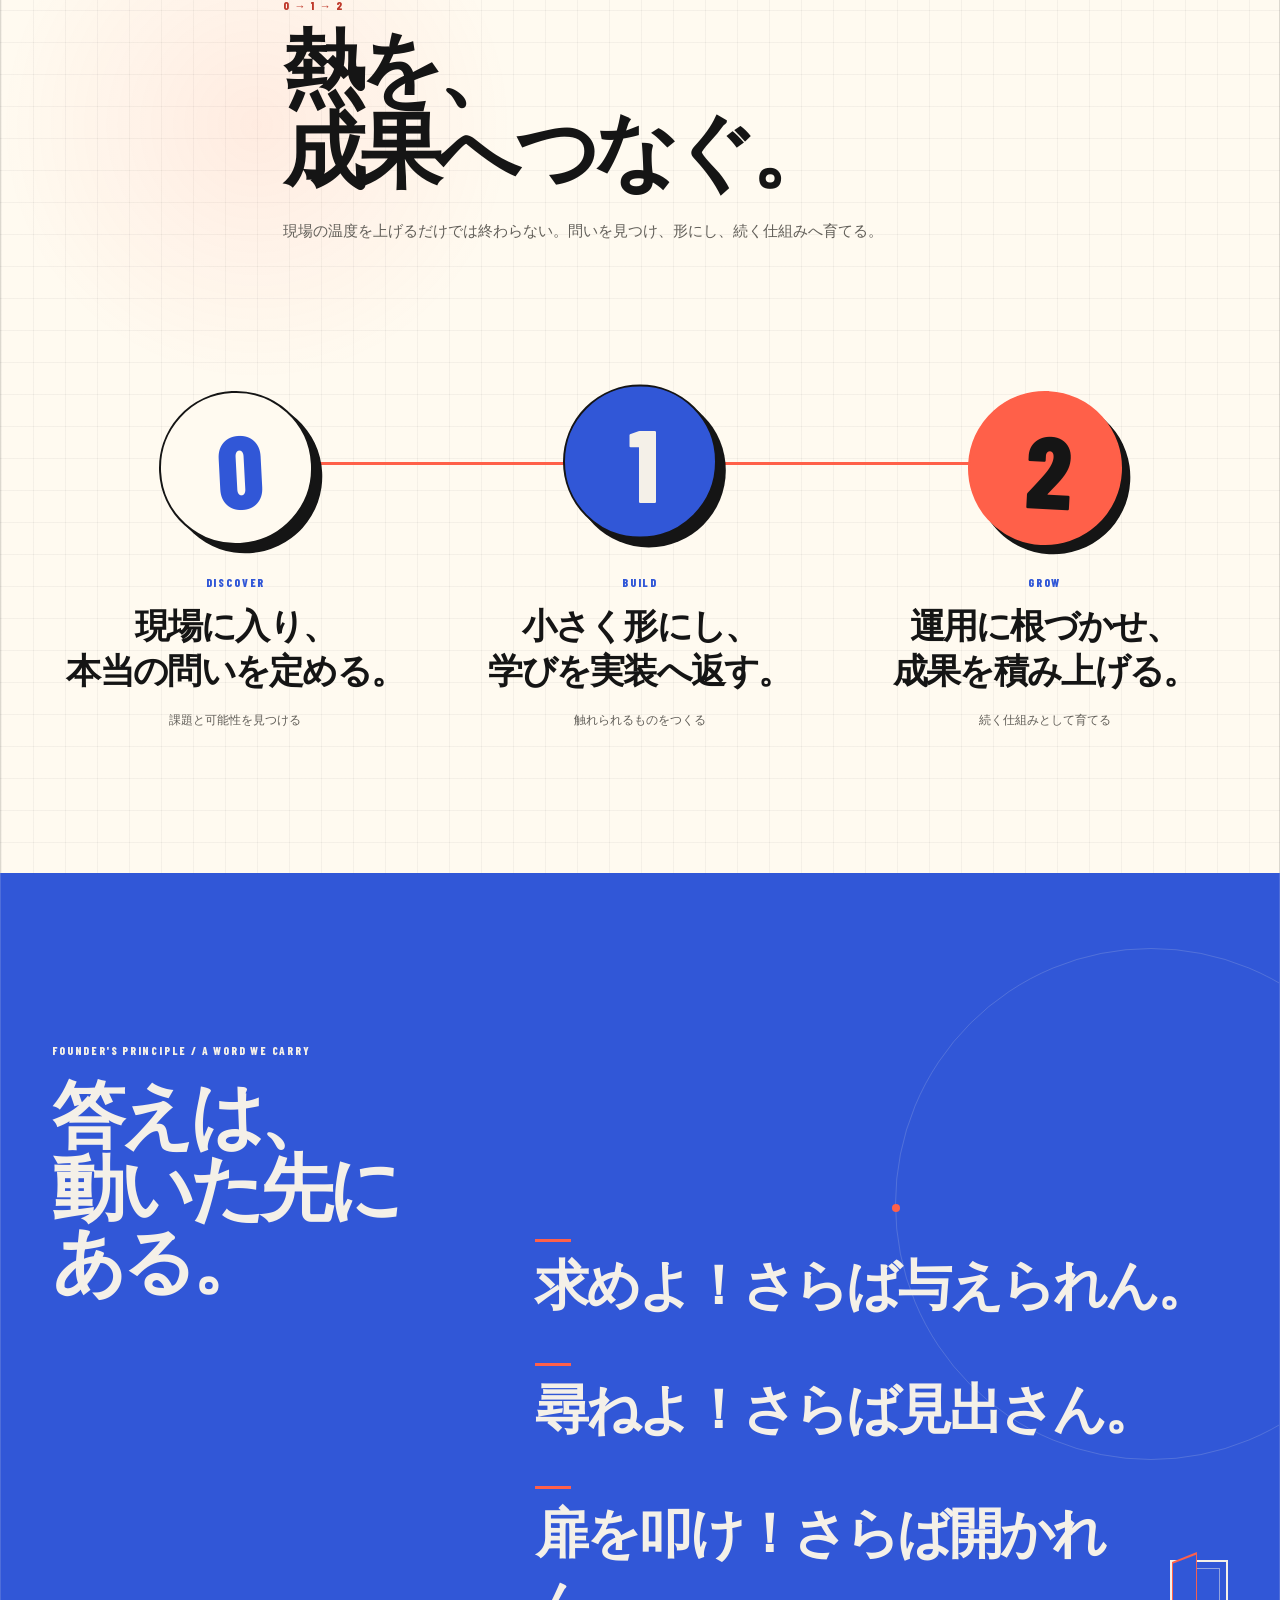
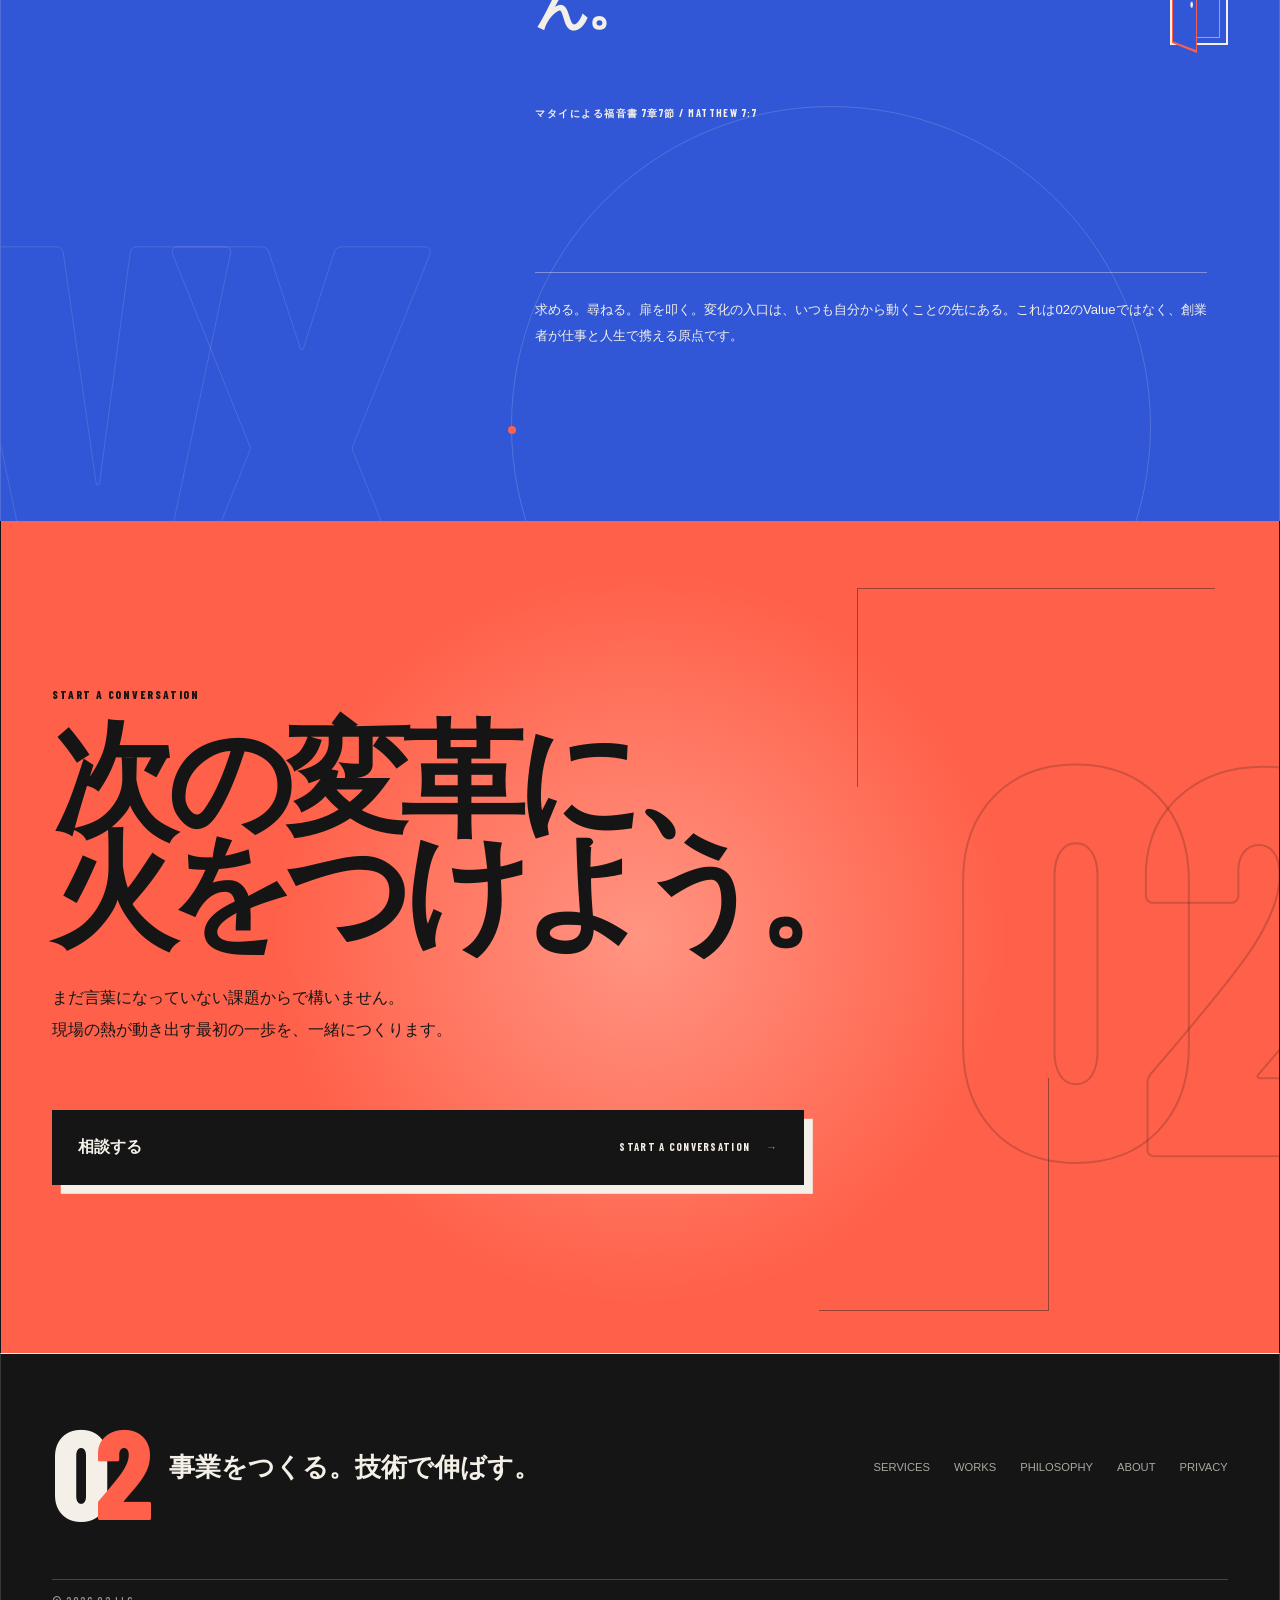
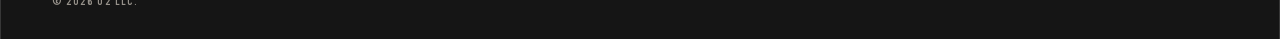
<file: philosophy/index.html>
<!doctype html>
<html lang="ja">
<head>
  <meta charset="utf-8">
  <meta name="viewport" content="width=device-width, initial-scale=1">
  <title>Philosophy | 合同会社02 — VX / Vibes Transformation</title>
  <meta name="description" content="合同会社02のフィロソフィー。DX・AXのその先へ。現場の空気を変え、人に火をつけるVX — Vibes Transformationで、やらされる変革を、やりたくなる変革へ。">
  <meta name="theme-color" content="#f4f0e8">
  <link rel="canonical" href="https://zerotwo.tokyo/philosophy/">
  <link rel="icon" href="/assets/img/favicon.svg" type="image/svg+xml">
  <link rel="preload" href="/assets/fonts/barlow-condensed-800.woff2" as="font" type="font/woff2" crossorigin>
  <meta property="og:type" content="website">
  <meta property="og:site_name" content="合同会社02">
  <meta property="og:title" content="Philosophy | 変革は、熱で完成する。">
  <meta property="og:description" content="VX — Vibes Transformation。『やらされる変革』を、『やりたくなる変革』へ。">
  <meta property="og:image" content="https://zerotwo.tokyo/assets/img/ogp.png">
  <meta property="og:url" content="https://zerotwo.tokyo/philosophy/">
  <meta name="twitter:card" content="summary_large_image">
  <link rel="stylesheet" href="/assets/css/style.css?v=20260723-mobile1">
  <link rel="stylesheet" href="/assets/css/philosophy.css?v=20260723-copy2">
  <script type="application/ld+json">
  {
    "@context": "https://schema.org",
    "@type": "AboutPage",
    "name": "Philosophy | 合同会社02",
    "url": "https://zerotwo.tokyo/philosophy/",
    "description": "合同会社02のCore Value、Mission、Values、How We Workを紹介します。",
    "isPartOf": {
      "@type": "WebSite",
      "name": "合同会社02",
      "url": "https://zerotwo.tokyo/"
    }
  }
  </script>
</head>
<body class="philosophy-page">
  <a class="skip-link" href="#main">本文へスキップ</a>
  <div class="page-grain" aria-hidden="true"></div>

  <header class="site-header philosophy-header" data-header>
    <a class="brand" href="/" aria-label="02 LLC（合同会社02）トップへ">
      <span class="brand-zero">0</span><span class="brand-two">2</span>
      <span class="brand-inc">LLC</span>
    </a>
    <nav class="desktop-nav" aria-label="メインナビゲーション">
      <a href="/#services">Services</a>
      <a href="/#works">Works</a>
      <a href="/philosophy/" aria-current="page">Philosophy</a>
      <a href="/#about">About</a>
      <a href="/#company">Company</a>
    </nav>
    <a class="header-contact" href="/#contact">無料相談 <span aria-hidden="true">↗</span></a>
    <button class="menu-button" type="button" aria-expanded="false" aria-controls="mobile-menu" data-menu-button>
      <span class="sr-only">メニューを開く</span>
      <span></span><span></span>
    </button>
    <nav class="mobile-menu" id="mobile-menu" aria-label="モバイルナビゲーション" data-mobile-menu>
      <a href="/#services"><span>01</span>Services</a>
      <a href="/#works"><span>02</span>Works</a>
      <a href="/philosophy/" aria-current="page"><span>03</span>Philosophy</a>
      <a href="/#about"><span>04</span>About</a>
      <a href="/#company"><span>05</span>Company</a>
      <a href="/#contact"><span>06</span>Contact</a>
    </nav>
  </header>

  <main id="main">
    <section class="vx-hero" id="top" aria-labelledby="vx-title">
      <canvas class="vx-field" data-vx-field data-vx-field-state="idle" aria-hidden="true"></canvas>
      <div class="vx-static-circuit" aria-hidden="true">
        <i></i><i></i><i></i><i></i><i></i><i></i>
      </div>
      <div class="vx-hero-mark" aria-hidden="true">
        <span class="vx-mark-v">V</span><span class="vx-mark-x">X</span>
      </div>

      <div class="vx-hero-copy" data-vx-reveal>
        <p class="vx-label"><span></span>CORE VALUE / VX</p>
        <h1 id="vx-title"><span>VIBES</span><span>TRANSFORMATION</span></h1>
        <p class="vx-statement">変革は、熱で完成する。</p>
        <p class="vx-hero-lead">技術を入れるだけでは、変革は根づかない。<br>02は、人が自ら動き出すところまで設計する。</p>
      </div>

      <div class="vx-hero-index" aria-hidden="true">
        <span>02 / PHILOSOPHY</span>
        <span>SCROLL TO IGNITE ↓</span>
      </div>
    </section>

    <section class="vx-section vx-why" id="why-vx" aria-labelledby="why-vx-title">
      <div class="vx-section-index" data-vx-reveal>
        <span>01</span>
        <p>WHY VX</p>
      </div>
      <div class="vx-why-heading" data-vx-reveal>
        <p class="vx-label">THE MISSING LAYER</p>
        <h2 id="why-vx-title">変革は、<br>導入では終わらない。</h2>
      </div>
      <div class="vx-manifesto" data-vx-reveal>
        <p class="vx-manifesto-lead">DXは道具を変える。AXは仕事を変える。<br><strong>VXは、人を変える。</strong></p>
        <p>ツールを入れた。AIも導入した。<br>それでも、なぜか現場が動かない。</p>
        <p>変革が止まる理由は、テクノロジーではない。<br><strong>人の熱量だ。</strong></p>
        <p>私たちは、DX・AXのその先へ踏み込む。<br>現場の空気を変え、人に火をつける<br><em>VX ── Vibes Transformation。</em></p>
        <p>システム導入で、終わらせない。<br>自動化で、満足しない。<br>「やらされる変革」を、「やりたくなる変革」へ。</p>
        <p class="vx-manifesto-close">熱のある組織は、強い。</p>
      </div>
    </section>

    <section class="vx-section vx-evolution" id="evolution" aria-labelledby="evolution-title" data-evolution>
      <div class="vx-section-index vx-section-index-light" data-vx-reveal>
        <span>02</span>
        <p>EVOLUTION</p>
      </div>
      <header class="vx-editorial-heading" data-vx-reveal>
        <p class="vx-label">DX → AX → VX</p>
        <h2 id="evolution-title">道具から、仕事へ。<br>仕事から、人へ。</h2>
        <p>変革の中心を、テクノロジーから人の意志へ移していく。</p>
      </header>

      <div class="evolution-circuit" data-vx-reveal>
        <div class="evolution-line" aria-hidden="true"><i class="evolution-pulse"></i></div>
        <ol class="evolution-list">
          <li class="evolution-step" data-evolution-step>
            <span class="evolution-number">01</span>
            <div class="evolution-node" aria-hidden="true"><span>DX</span></div>
            <p class="evolution-name">Digital Transformation</p>
            <h3>道具を変える。</h3>
            <p>仕事の土台をデジタルへ。</p>
          </li>
          <li class="evolution-step" data-evolution-step>
            <span class="evolution-number">02</span>
            <div class="evolution-node" aria-hidden="true"><span>AX</span></div>
            <p class="evolution-name">AI Transformation</p>
            <h3>仕事を変える。</h3>
            <p>人とAIの役割を組み直す。</p>
          </li>
          <li class="evolution-step evolution-step-vx" data-evolution-step>
            <span class="evolution-number">03</span>
            <div class="evolution-node" aria-hidden="true"><span>VX</span></div>
            <p class="evolution-name">Vibes Transformation</p>
            <h3>人を変える。</h3>
            <p>変革を自分たちの意志にする。</p>
          </li>
        </ol>
      </div>
    </section>

    <section class="vx-mission" id="mission" aria-labelledby="mission-title" data-mission>
      <div class="vx-mission-meta" data-vx-reveal>
        <span>03 / MISSION</span>
        <span>THE CHANGE WE PROMISE</span>
      </div>
      <div class="vx-mission-copy" data-vx-reveal>
        <p class="mission-from">「やらされる変革」を、</p>
        <h2 id="mission-title" class="mission-to">「やりたくなる変革」へ。</h2>
        <span class="mission-shift" aria-hidden="true"></span>
      </div>
      <p class="vx-mission-support" data-vx-reveal>技術を導入して終わらせず、現場の理解と共感をつくり、人が自ら動き出すところまで伴走する。それが02の使命です。</p>
    </section>

    <section class="vx-section vx-values" id="values" aria-labelledby="values-title">
      <div class="vx-section-index" data-vx-reveal>
        <span>04</span>
        <p>VALUES</p>
      </div>
      <header class="vx-editorial-heading vx-editorial-heading-dark" data-vx-reveal>
        <p class="vx-label">HOW WE BEHAVE</p>
        <h2 id="values-title">熱を、<br>行動に変える。</h2>
        <p>理念は、日々の選択に現れて初めて意味を持つ。02が仕事で守る、5つの行動基準。</p>
      </header>

      <ol class="values-list">
        <li class="value-row" data-value-row data-vx-reveal style="--value-index: 0">
          <span class="value-number">01</span>
          <h3>現場に入る。</h3>
          <p>課題は会議室ではなく、仕事の中にある。使う人の声と動きを見て、本当に変えるべき場所を見極める。</p>
          <span class="value-arrow" aria-hidden="true">↘</span>
        </li>
        <li class="value-row" data-value-row data-vx-reveal style="--value-index: 1">
          <span class="value-number">02</span>
          <h3>まず、動かす。</h3>
          <p>言葉だけで正解を探さない。小さくても触れられる形をつくり、反応から学び、議論を前へ進める。</p>
          <span class="value-arrow" aria-hidden="true">↘</span>
        </li>
        <li class="value-row" data-value-row data-vx-reveal style="--value-index: 2">
          <span class="value-number">03</span>
          <h3>人が動く理由まで、設計する。</h3>
          <p>正しさを示すだけでは、人は動かない。納得、期待、参加したくなる余白まで含めて変革を設計する。</p>
          <span class="value-arrow" aria-hidden="true">↘</span>
        </li>
        <li class="value-row" data-value-row data-vx-reveal style="--value-index: 3">
          <span class="value-number">04</span>
          <h3>仕組みとして残す。</h3>
          <p>一部のスターや担当者だけに頼らない。誰もが無理なく使い続けられ、改善できる状態として組織に残す。</p>
          <span class="value-arrow" aria-hidden="true">↘</span>
        </li>
        <li class="value-row" data-value-row data-vx-reveal style="--value-index: 4">
          <span class="value-number">05</span>
          <h3>根づくまで、やり切る。</h3>
          <p>納品やリリースをゴールにしない。現場で使われ、行動が変わり、成果が積み上がるまで向き合う。</p>
          <span class="value-arrow" aria-hidden="true">↘</span>
        </li>
      </ol>
    </section>

    <section class="vx-section vx-method" id="method" aria-labelledby="method-title" data-method>
      <div class="vx-section-index" data-vx-reveal>
        <span>05</span>
        <p>HOW WE WORK</p>
      </div>
      <header class="vx-editorial-heading vx-editorial-heading-dark" data-vx-reveal>
        <p class="vx-label">0 → 1 → 2</p>
        <h2 id="method-title">熱を、<br>成果へつなぐ。</h2>
        <p>現場の温度を上げるだけでは終わらない。問いを見つけ、形にし、続く仕組みへ育てる。</p>
      </header>

      <div class="method-circuit" data-vx-reveal>
        <span class="method-path" aria-hidden="true"></span>
        <ol class="method-list">
          <li class="method-step">
            <div class="method-node" aria-hidden="true">0</div>
            <p>DISCOVER</p>
            <h3>現場に入り、<br>本当の問いを定める。</h3>
            <span>課題と可能性を見つける</span>
          </li>
          <li class="method-step">
            <div class="method-node" aria-hidden="true">1</div>
            <p>BUILD</p>
            <h3>小さく形にし、<br>学びを実装へ返す。</h3>
            <span>触れられるものをつくる</span>
          </li>
          <li class="method-step">
            <div class="method-node" aria-hidden="true">2</div>
            <p>GROW</p>
            <h3>運用に根づかせ、<br>成果を積み上げる。</h3>
            <span>続く仕組みとして育てる</span>
          </li>
        </ol>
      </div>
    </section>

    <section class="vx-founder" id="founder-principle" aria-labelledby="founder-title" data-founder-quote>
      <div class="founder-orbit founder-orbit-one" aria-hidden="true"></div>
      <div class="founder-orbit founder-orbit-two" aria-hidden="true"></div>
      <header class="vx-founder-heading" data-vx-reveal>
        <p class="vx-label">FOUNDER'S PRINCIPLE / A WORD WE CARRY</p>
        <h2 id="founder-title">答えは、<br>動いた先にある。</h2>
      </header>
      <blockquote class="founder-quote">
        <span class="quote-line" data-quote-line>求めよ！さらば与えられん。</span>
        <span class="quote-line" data-quote-line>尋ねよ！さらば見出さん。</span>
        <span class="quote-line quote-line-door" data-quote-line>
          扉を叩け！さらば開かれん。
          <i class="door-outline" aria-hidden="true"><b></b></i>
        </span>
        <cite>マタイによる福音書 7章7節 / MATTHEW 7:7</cite>
      </blockquote>
      <p class="founder-note" data-vx-reveal>求める。尋ねる。扉を叩く。変化の入口は、いつも自分から動くことの先にある。これは02のValueではなく、創業者が仕事と人生で携える原点です。</p>
    </section>

    <section class="vx-closing" id="philosophy-contact" aria-labelledby="philosophy-contact-title" data-vx-heat-area>
      <div class="vx-closing-circuit" aria-hidden="true"><i></i><i></i><i></i></div>
      <p class="vx-label" data-vx-reveal>START A CONVERSATION</p>
      <h2 id="philosophy-contact-title" data-vx-reveal>次の変革に、<br>火をつけよう。</h2>
      <p data-vx-reveal>まだ言葉になっていない課題からで構いません。<br>現場の熱が動き出す最初の一歩を、一緒につくります。</p>
      <a class="vx-closing-button" href="/#contact" data-vx-reveal>
        <span>相談する</span>
        <span>START A CONVERSATION <b aria-hidden="true">→</b></span>
      </a>
    </section>
  </main>

  <footer class="site-footer philosophy-footer">
    <div class="footer-brand"><span>0</span><span>2</span></div>
    <p>事業をつくる。技術で伸ばす。</p>
    <nav aria-label="フッターナビゲーション">
      <a href="/#services">Services</a>
      <a href="/#works">Works</a>
      <a href="/philosophy/" aria-current="page">Philosophy</a>
      <a href="/#about">About</a>
      <a href="/privacy/">Privacy</a>
    </nav>
    <p class="copyright">© <span data-current-year>2026</span> 02 LLC.</p>
  </footer>

  <script src="/assets/js/main.js?v=20260722-vx1" defer></script>
  <script src="/assets/js/philosophy-motion.js?v=20260722-vx1" defer></script>
  <script src="/assets/js/vx-field.js?v=20260722-vx1" defer></script>
</body>
</html>
</file>
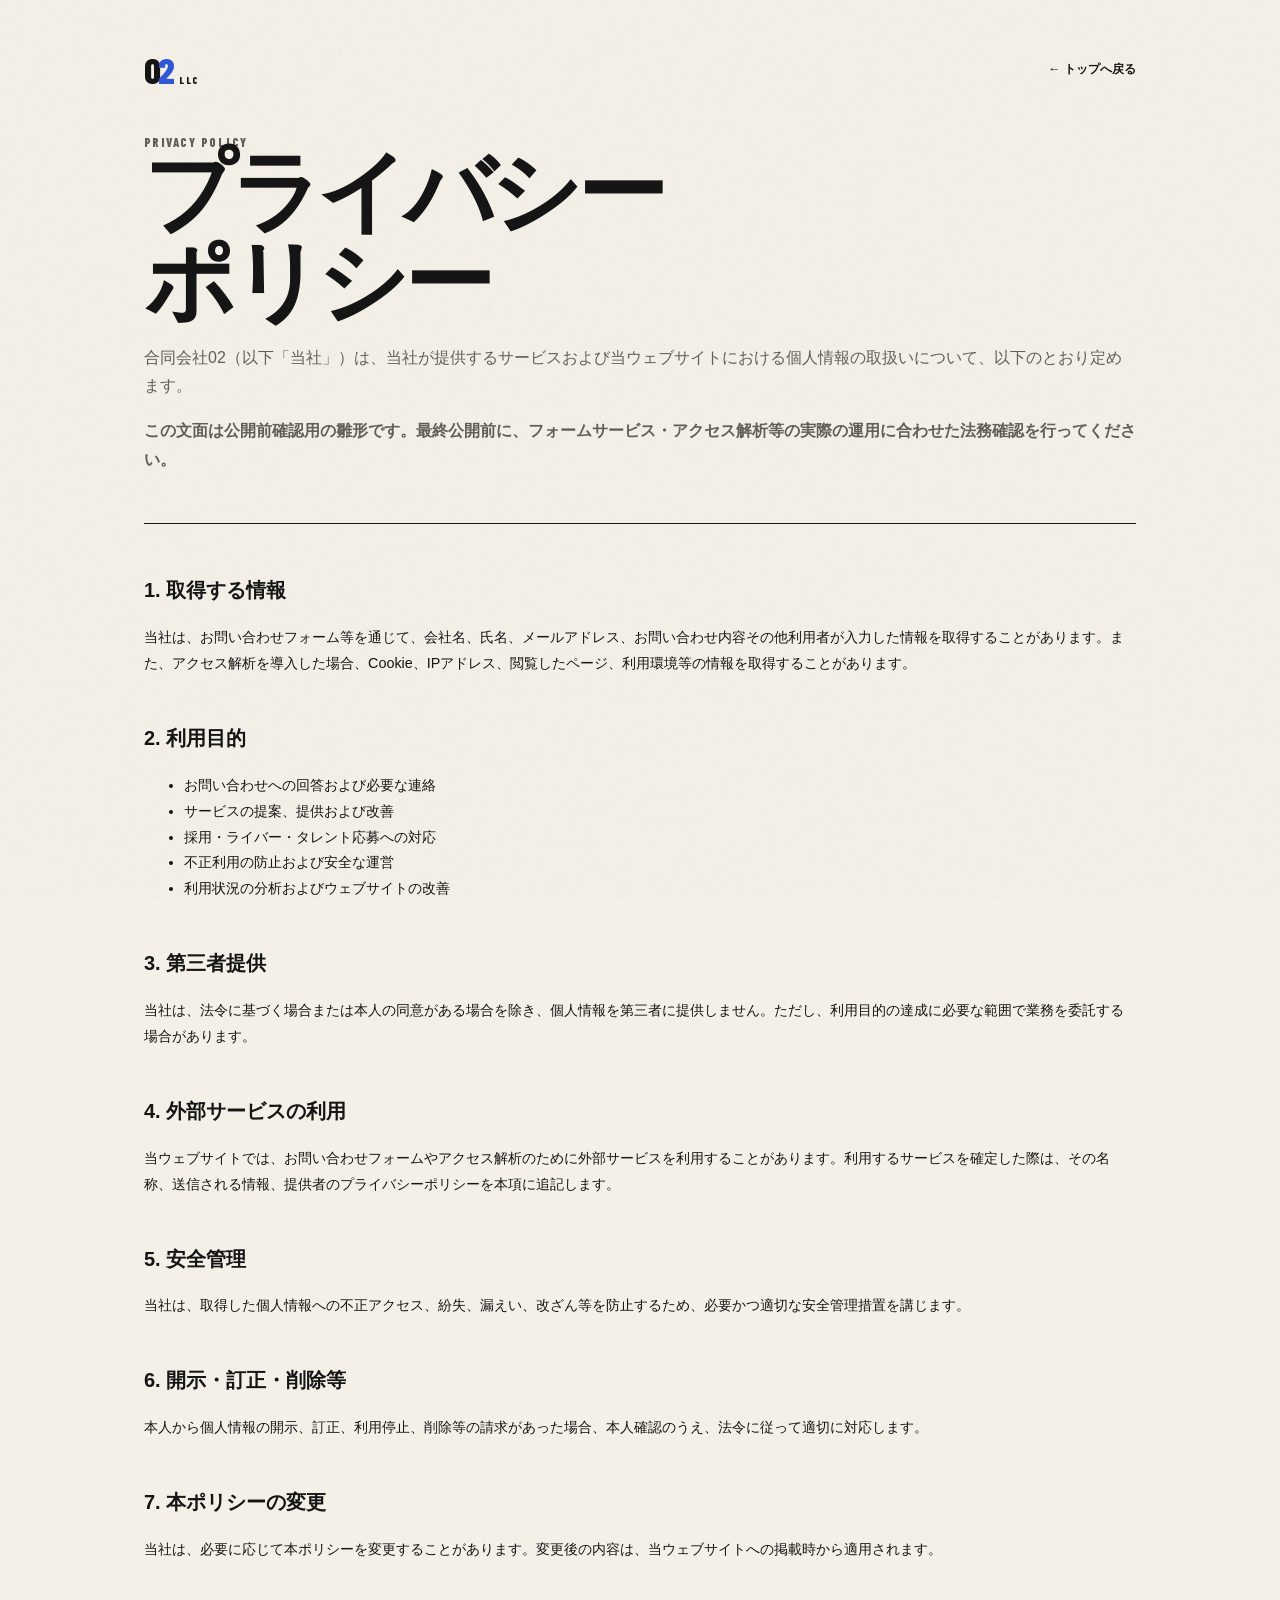
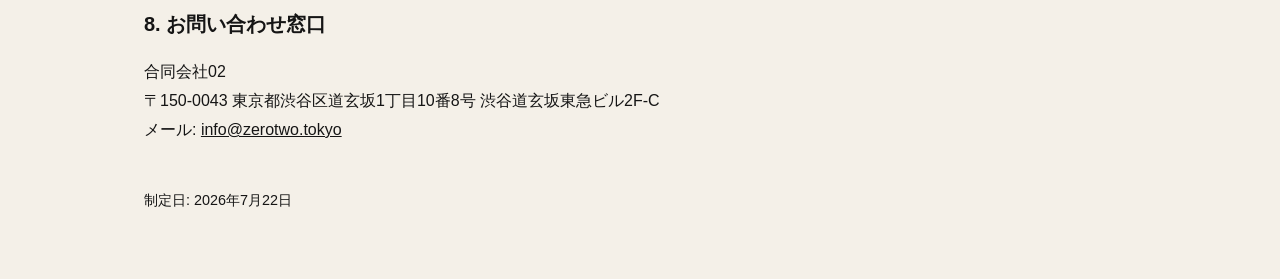
<file: privacy/index.html>
<!doctype html>
<html lang="ja">
<head>
  <meta charset="utf-8">
  <meta name="viewport" content="width=device-width, initial-scale=1">
  <title>プライバシーポリシー | 合同会社02</title>
  <meta name="description" content="合同会社02のプライバシーポリシーです。">
  <meta name="robots" content="index,follow">
  <link rel="canonical" href="https://zerotwo.tokyo/privacy/">
  <link rel="icon" href="/assets/img/favicon.svg" type="image/svg+xml">
  <link rel="preload" href="/assets/fonts/barlow-condensed-800.woff2" as="font" type="font/woff2" crossorigin>
  <link rel="stylesheet" href="/assets/css/style.css">
</head>
<body>
  <div class="page-grain" aria-hidden="true"></div>
  <div class="legal-page">
    <header class="legal-header">
      <a class="brand" href="/" aria-label="02 LLC（合同会社02）トップへ"><span class="brand-zero">0</span><span class="brand-two">2</span><span class="brand-inc">LLC</span></a>
      <a class="back-link" href="/">← トップへ戻る</a>
    </header>
    <main class="legal-main">
      <p class="section-index">Privacy Policy</p>
      <h1>プライバシー<br>ポリシー</h1>
      <p>合同会社02（以下「当社」）は、当社が提供するサービスおよび当ウェブサイトにおける個人情報の取扱いについて、以下のとおり定めます。</p>
      <p><strong>この文面は公開前確認用の雛形です。最終公開前に、フォームサービス・アクセス解析等の実際の運用に合わせた法務確認を行ってください。</strong></p>

      <div class="legal-content">
        <section>
          <h2>1. 取得する情報</h2>
          <p>当社は、お問い合わせフォーム等を通じて、会社名、氏名、メールアドレス、お問い合わせ内容その他利用者が入力した情報を取得することがあります。また、アクセス解析を導入した場合、Cookie、IPアドレス、閲覧したページ、利用環境等の情報を取得することがあります。</p>
        </section>
        <section>
          <h2>2. 利用目的</h2>
          <ul>
            <li>お問い合わせへの回答および必要な連絡</li>
            <li>サービスの提案、提供および改善</li>
            <li>採用・ライバー・タレント応募への対応</li>
            <li>不正利用の防止および安全な運営</li>
            <li>利用状況の分析およびウェブサイトの改善</li>
          </ul>
        </section>
        <section>
          <h2>3. 第三者提供</h2>
          <p>当社は、法令に基づく場合または本人の同意がある場合を除き、個人情報を第三者に提供しません。ただし、利用目的の達成に必要な範囲で業務を委託する場合があります。</p>
        </section>
        <section>
          <h2>4. 外部サービスの利用</h2>
          <p>当ウェブサイトでは、お問い合わせフォームやアクセス解析のために外部サービスを利用することがあります。利用するサービスを確定した際は、その名称、送信される情報、提供者のプライバシーポリシーを本項に追記します。</p>
        </section>
        <section>
          <h2>5. 安全管理</h2>
          <p>当社は、取得した個人情報への不正アクセス、紛失、漏えい、改ざん等を防止するため、必要かつ適切な安全管理措置を講じます。</p>
        </section>
        <section>
          <h2>6. 開示・訂正・削除等</h2>
          <p>本人から個人情報の開示、訂正、利用停止、削除等の請求があった場合、本人確認のうえ、法令に従って適切に対応します。</p>
        </section>
        <section>
          <h2>7. 本ポリシーの変更</h2>
          <p>当社は、必要に応じて本ポリシーを変更することがあります。変更後の内容は、当ウェブサイトへの掲載時から適用されます。</p>
        </section>
        <section>
          <h2>8. お問い合わせ窓口</h2>
          <address>
            合同会社02<br>
            〒150-0043 東京都渋谷区道玄坂1丁目10番8号 渋谷道玄坂東急ビル2F-C<br>
            メール: <a href="mailto:info@zerotwo.tokyo">info@zerotwo.tokyo</a>
          </address>
        </section>
        <p>制定日: 2026年7月22日</p>
      </div>
    </main>
  </div>
</body>
</html>
</file>
<file: assets/css/style.css>
@font-face {
  font-family: "Barlow Condensed";
  src: url("/assets/fonts/barlow-condensed-600.woff2") format("woff2");
  font-style: normal;
  font-weight: 600;
  font-display: swap;
}
@font-face {
  font-family: "Barlow Condensed";
  src: url("/assets/fonts/barlow-condensed-700.woff2") format("woff2");
  font-style: normal;
  font-weight: 700;
  font-display: swap;
}
@font-face {
  font-family: "Barlow Condensed";
  src: url("/assets/fonts/barlow-condensed-800.woff2") format("woff2");
  font-style: normal;
  font-weight: 800;
  font-display: swap;
}

:root {
  --paper: #f4f0e8;
  --paper-deep: #e8e1d5;
  --ink: #151515;
  --blue: #3157d7;
  --blue-dark: #17338f;
  --coral: #ff6049;
  --cream: #fffaf0;
  --muted: #625f59;
  --line: rgba(21, 21, 21, 0.72);
  --max: 1440px;
  --pad: clamp(1.25rem, 4vw, 4.5rem);
  --display: "Barlow Condensed", "Arial Narrow", sans-serif;
  --body: "Hiragino Kaku Gothic ProN", "Yu Gothic", "YuGothic", "BIZ UDPGothic", sans-serif;
}

*, *::before, *::after { box-sizing: border-box; }
html { scroll-behavior: smooth; scroll-padding-top: 5rem; }
body {
  margin: 0;
  color: var(--ink);
  background: var(--paper);
  font-family: var(--body);
  font-size: 16px;
  line-height: 1.8;
  -webkit-font-smoothing: antialiased;
}
body.menu-open { overflow: hidden; }
a { color: inherit; }
button, input, select, textarea { font: inherit; }
button { color: inherit; }
img, svg { display: block; max-width: 100%; }
::selection { color: white; background: var(--blue); }

.sr-only {
  position: absolute;
  width: 1px;
  height: 1px;
  padding: 0;
  margin: -1px;
  overflow: hidden;
  clip: rect(0, 0, 0, 0);
  white-space: nowrap;
  border: 0;
}
.skip-link {
  position: fixed;
  z-index: 1000;
  top: 0.75rem;
  left: 0.75rem;
  padding: 0.7rem 1rem;
  color: white;
  background: var(--blue-dark);
  transform: translateY(-180%);
}
.skip-link:focus { transform: translateY(0); }
.page-grain {
  position: fixed;
  z-index: 999;
  inset: 0;
  opacity: 0.26;
  pointer-events: none;
  background-image: url("data:image/svg+xml,%3Csvg viewBox='0 0 180 180' xmlns='http://www.w3.org/2000/svg'%3E%3Cfilter id='n'%3E%3CfeTurbulence type='fractalNoise' baseFrequency='.9' numOctaves='2' stitchTiles='stitch'/%3E%3C/filter%3E%3Crect width='100%25' height='100%25' filter='url(%23n)' opacity='.16'/%3E%3C/svg%3E");
  mix-blend-mode: multiply;
}

:focus-visible {
  outline: 3px solid var(--coral);
  outline-offset: 4px;
}

.site-header {
  position: sticky;
  z-index: 100;
  top: 0;
  min-height: 5rem;
  padding: 0 var(--pad);
  display: flex;
  align-items: center;
  gap: 2rem;
  border-bottom: 1px solid var(--line);
  background: color-mix(in srgb, var(--paper) 92%, transparent);
  backdrop-filter: blur(14px);
}
.brand {
  display: inline-flex;
  align-items: baseline;
  color: var(--ink);
  text-decoration: none;
  font: 800 2.3rem/1 var(--display);
  letter-spacing: -0.08em;
}
.brand-two { color: var(--blue); }
.brand-inc {
  margin-left: 0.45rem;
  font-size: 0.62rem;
  letter-spacing: 0.14em;
}
.desktop-nav {
  display: flex;
  gap: clamp(1.2rem, 2.35vw, 2.8rem);
  margin-left: auto;
}
.desktop-nav a {
  position: relative;
  color: var(--ink);
  font: 700 0.72rem/1 var(--body);
  text-decoration: none;
  text-transform: uppercase;
  letter-spacing: 0.12em;
}
.desktop-nav a::after {
  content: "";
  position: absolute;
  right: 0;
  bottom: -0.65rem;
  left: 0;
  height: 2px;
  background: var(--blue);
  transform: scaleX(0);
  transform-origin: right;
  transition: transform 180ms ease;
}
.desktop-nav a:hover::after,
.desktop-nav a:focus-visible::after { transform: scaleX(1); transform-origin: left; }
.desktop-nav a[aria-current="page"]::after { transform: scaleX(1); transform-origin:left; }
.header-contact {
  padding: 0.75rem 1rem;
  color: white;
  background: var(--ink);
  font-size: 0.78rem;
  font-weight: 800;
  text-decoration: none;
  letter-spacing: 0.04em;
  transition: color 160ms ease, background 160ms ease;
}
.header-contact:hover { color: var(--ink); background: var(--coral); }
.menu-button, .mobile-menu { display: none; }

.hero {
  position: relative;
  min-height: calc(100svh - 5rem);
  max-width: var(--max);
  margin: 0 auto;
  padding: clamp(3.2rem, 7vh, 6.5rem) var(--pad) 9.2rem;
  overflow: hidden;
  border-inline: 1px solid rgba(21, 21, 21, 0.15);
}
.hero-webgl {
  position: absolute;
  z-index: 2;
  inset: 0;
  width: 100%;
  height: 100%;
  opacity: 0;
  pointer-events: none;
  mix-blend-mode: multiply;
  filter: contrast(1.03);
  transition: opacity 700ms cubic-bezier(.2,.7,.2,1);
}
.hero-webgl[data-webgl-state="running"],
.hero-webgl[data-webgl-state="paused"],
.hero-webgl[data-webgl-state="static"] { opacity: 1; }
.hero-webgl[hidden] { display: none; }
.hero-circuit-stamps {
  position: absolute;
  z-index: 2;
  inset: 0;
  opacity: 0;
  pointer-events: none;
  mix-blend-mode: multiply;
  transition: opacity 700ms cubic-bezier(.2,.7,.2,1);
}
.hero-webgl[data-webgl-state="running"] + .hero-circuit-stamps,
.hero-webgl[data-webgl-state="paused"] + .hero-circuit-stamps,
.hero-webgl[data-webgl-state="static"] + .hero-circuit-stamps { opacity: 1; }
.circuit-stamp {
  position: absolute;
  display: grid;
  place-items: center;
  color: rgba(217, 79, 61, 0.34);
  border: 1px solid currentColor;
  font: 600 0.72rem/1 var(--display);
  letter-spacing: -0.04em;
  box-shadow: inset 0 0 0 2px rgba(217, 79, 61, 0.07);
}
.circuit-stamp::before { content:"02"; }
.circuit-stamp-top {
  top: 10.7%;
  left: 72.8%;
  width: 1.75rem;
  height: 1.8rem;
  transform: rotate(1deg);
}
.circuit-stamp-seal {
  top: 50.8%;
  left: 52.1%;
  width: 2.65rem;
  height: 2.65rem;
  border-radius: 50%;
  font-size: 0.9rem;
  outline: 1px dotted rgba(217, 79, 61, 0.24);
  outline-offset: 0.22rem;
}
.circuit-stamp-seal::after {
  content: "ZERO TWO";
  position: absolute;
  bottom: 0.36rem;
  font: 600 0.27rem/1 var(--display);
  letter-spacing: 0.08em;
}
.circuit-stamp-bottom {
  top: 77.3%;
  left: 2.9%;
  width: 1.15rem;
  height: 1.3rem;
  font-size: 0.48rem;
  transform: rotate(-2deg);
}
.hero-copy { position: relative; z-index: 3; max-width: 50rem; }
.hero .reveal { opacity: 1; transform: none; }
.eyebrow {
  margin: 0 0 2.2rem;
  display: flex;
  align-items: center;
  gap: 0.9rem;
  color: var(--blue);
  font-size: clamp(0.63rem, 1vw, 0.76rem);
  font-weight: 800;
  letter-spacing: 0.16em;
}
.eyebrow span { width: 2.6rem; height: 2px; background: currentColor; }
.eyebrow { animation: hero-soft-in 520ms 80ms cubic-bezier(.2,.7,.2,1) both; }
.eyebrow span { transform-origin: left; animation: line-expand 700ms 180ms cubic-bezier(.2,.7,.2,1) both; }
.hero h1 {
  max-width: 48rem;
  margin: 0;
  font-size: clamp(4.1rem, 7.6vw, 7.5rem);
  line-height: 0.89;
  letter-spacing: -0.072em;
}
.hero-line { display: block; overflow: hidden; margin-bottom: -0.06em; padding-bottom: 0.06em; }
.hero-line > span { --hero-line-scale:1; display: block; transform-origin:left; animation: hero-line-in 780ms cubic-bezier(.16,1,.3,1) both; }
.hero-line:not(.hero-line-accent) > span { --hero-line-scale:.96; }
.hero-line:nth-child(1) > span { animation-delay: 100ms; }
.hero-line:nth-child(2) > span { animation-delay: 180ms; }
.hero-line:nth-child(3) > span { animation-delay: 260ms; }
.hero h1 em {
  display: inline-block;
  margin-top: 0.2rem;
  color: var(--blue);
  font-family: var(--display);
  font-style: normal;
  font-weight: 800;
  letter-spacing: -0.035em;
}
.hero-lead {
  max-width: 40rem;
  margin: 2rem 0 1.7rem 0.45rem;
  font-size: clamp(0.92rem, 1.15vw, 1.06rem);
  line-height: 2;
}
.hero-lead { animation: hero-soft-in 620ms 360ms cubic-bezier(.2,.7,.2,1) both; }
.hero-copy > .button {
  min-width: 12.1rem;
  animation: hero-soft-in 620ms 440ms cubic-bezier(.2,.7,.2,1) both;
}
.button {
  display: inline-flex;
  align-items: center;
  justify-content: space-between;
  gap: 2.7rem;
  min-width: 12.5rem;
  padding: 0.95rem 1.25rem;
  border: 1px solid var(--ink);
  font-size: 0.9rem;
  font-weight: 800;
  text-decoration: none;
  box-shadow: 5px 5px 0 var(--ink);
  transition: transform 160ms ease, box-shadow 160ms ease, background 160ms ease;
}
.button-primary { background: var(--coral); }
.button:hover { transform: translate(3px, 3px); box-shadow: 2px 2px 0 var(--ink); }
.hero-signature {
  --signature-y: 0px;
  --signature-rotate: 0deg;
  position: absolute;
  z-index: 1;
  top: clamp(1rem, 3vw, 3rem);
  right: clamp(-9rem, -5vw, -3rem);
  display: flex;
  align-items: flex-start;
  font: 800 clamp(20rem, 43vw, 39rem) / 0.78 var(--display);
  letter-spacing: -0.12em;
  white-space: nowrap;
  pointer-events: none;
  transform: translate3d(0, var(--signature-y), 0) rotate(var(--signature-rotate));
  will-change: transform;
}
.signature-zero { color: transparent; -webkit-text-stroke: 2px var(--blue); animation: signature-zero-in 900ms 120ms cubic-bezier(.16,1,.3,1) both; }
.signature-two { color: var(--blue); transform: translateX(-0.03em); animation: signature-two-in 900ms 200ms cubic-bezier(.16,1,.3,1) both; }
.hero-note {
  position: absolute;
  z-index: 4;
  right: var(--pad);
  bottom: 9.8rem;
  width: min(19.5rem, 36vw);
  padding: 1.1rem 1.35rem;
  color: var(--paper);
  background: var(--ink);
}
.hero-note strong {
  font: 800 1.35rem/1 var(--display);
  text-transform: uppercase;
  letter-spacing: 0.04em;
}
.hero-note strong span { color: var(--coral); }
.hero-note p { margin: 0.65rem 0 0; font-size: 0.76rem; line-height: 1.75; }
.hero-note { animation: note-in 650ms 540ms cubic-bezier(.16,1,.3,1) both; }
.growth-path {
  --path-progress: 0;
  position: absolute;
  z-index: 5;
  right: var(--pad);
  bottom: 0;
  left: var(--pad);
  margin: 0;
  padding: 0;
  display: grid;
  grid-template-columns: repeat(3, 1fr);
  border-top: 2px solid var(--ink);
  list-style: none;
}
.growth-path::after {
  content: "";
  position: absolute;
  z-index: 2;
  top: -2px;
  right: 0;
  left: 0;
  height: 2px;
  background: var(--coral);
  transform: scaleX(var(--path-progress));
  transform-origin: left;
  will-change: transform;
}
.growth-path li {
  position: relative;
  min-height: 7rem;
  padding: 1rem 1.1rem 1.1rem 0;
  border-right: 1px solid var(--ink);
}
.growth-path li:not(:first-child) { padding-left: 1.1rem; }
.growth-path li:last-child { border-right: 0; }
.growth-path li { animation: path-item-in 560ms cubic-bezier(.2,.7,.2,1) both; }
.growth-path li:nth-child(1) { animation-delay: 480ms; }
.growth-path li:nth-child(2) { animation-delay: 570ms; }
.growth-path li:nth-child(3) { animation-delay: 660ms; }
.growth-path li::before {
  content: "";
  position: absolute;
  top: -0.43rem;
  left: -0.05rem;
  width: 0.75rem;
  height: 0.75rem;
  border: 1px solid var(--ink);
  border-radius: 50%;
  background: var(--coral);
}
.growth-path span {
  display: block;
  color: var(--blue);
  font: 800 0.78rem/1 var(--display);
  text-transform: uppercase;
  letter-spacing: 0.1em;
}
.growth-path strong { display: block; margin-top: 0.8rem; font-size: 0.85rem; }

@keyframes hero-line-in { from { transform: translateY(108%) scaleX(var(--hero-line-scale)); } to { transform: translateY(0) scaleX(var(--hero-line-scale)); } }
@keyframes hero-soft-in { from { opacity: 0; transform: translateY(.8rem); } to { opacity: 1; transform: none; } }
@keyframes line-expand { from { transform: scaleX(0); } to { transform: scaleX(1); } }
@keyframes signature-zero-in { from { opacity: 0; transform: translateX(2rem); } to { opacity: 1; transform: none; } }
@keyframes signature-two-in { from { opacity: 0; transform: translateX(calc(-.03em + 2rem)); } to { opacity: 1; transform: translateX(-.03em); } }
@keyframes note-in { from { opacity: 0; transform: translate(.8rem, .8rem); } to { opacity: 1; transform: none; } }
@keyframes path-item-in { from { opacity: 0; transform: translateY(.55rem); } to { opacity: 1; transform: none; } }

.ticker {
  overflow: hidden;
  border-block: 1px solid var(--ink);
  color: var(--paper);
  background: var(--ink);
  font: 700 clamp(1.3rem, 2.4vw, 2.3rem)/1 var(--display);
}
.ticker div {
  width: max-content;
  padding: 0.72rem 0;
  display: flex;
  align-items: center;
  gap: 1.1rem;
  animation: ticker 22s linear infinite;
}
.ticker:hover div { animation-play-state: paused; }
.ticker i { color: var(--coral); font-style: normal; }
@keyframes ticker { to { transform: translateX(-50%); } }

.section { max-width: var(--max); margin: 0 auto; padding: clamp(5.5rem, 10vw, 9rem) var(--pad); border-inline: 1px solid rgba(21,21,21,.15); }
.section-heading {
  display: grid;
  grid-template-columns: minmax(8rem, 0.32fr) minmax(0, 1fr);
  gap: 2rem;
  margin-bottom: clamp(3rem, 7vw, 6rem);
}
.section-index {
  margin: 0;
  color: var(--blue);
  font: 800 0.78rem/1 var(--display);
  text-transform: uppercase;
  letter-spacing: 0.12em;
}
.section-heading h2,
.contact h2 {
  margin: -0.15em 0 0;
  font-size: clamp(3.2rem, 6.8vw, 7rem);
  line-height: 1;
  letter-spacing: -0.065em;
}
.section-heading > div > p { max-width: 38rem; margin: 1.4rem 0 0; color: var(--muted); }

.service-list { border-top: 1px solid var(--ink); }
.service-card {
  position: relative;
  display: grid;
  grid-template-columns: 5rem 7rem minmax(0, 1fr);
  gap: clamp(1.2rem, 3vw, 4rem);
  padding: clamp(2rem, 5vw, 4.3rem) clamp(0rem, 2vw, 2rem);
  border-bottom: 1px solid var(--ink);
  transition: color 220ms ease, background 220ms ease;
}
.service-card:hover { color: var(--paper); background: var(--ink); }
.service-card-primary { color: var(--paper); background: var(--blue); }
.service-number { color: currentColor; font: 800 1.3rem/1 var(--display); }
.service-icon { width: 5rem; height: 5rem; display: grid; place-items: center; }
.service-icon svg { width: 4rem; fill: none; stroke: currentColor; stroke-width: 1.5; stroke-dasharray: 180; stroke-dashoffset: 0; transition: stroke-dashoffset 900ms 150ms cubic-bezier(.2,.7,.2,1); }
.motion-ready .service-icon svg { stroke-dashoffset: 180; }
.motion-ready .service-card.is-visible .service-icon svg { stroke-dashoffset: 0; }
.service-copy { min-width:0; display: grid; grid-template-columns: minmax(16rem, .7fr) minmax(18rem, 1fr); gap: clamp(2rem, 5vw, 6rem); align-items: start; }
.service-copy > p:first-child { grid-column: 1 / -1; margin: 0 0 -1.2rem; color: currentColor; font: 700 0.66rem/1 var(--display); letter-spacing: .13em; opacity: .75; }
.service-copy h3 { margin: 0; font-size: clamp(2rem, 4vw, 4rem); line-height: 1.06; letter-spacing: -.055em; }
.service-copy > p:not(:first-child) { margin: 0; color: currentColor; font-size: .91rem; line-height: 2; opacity: .8; }
.tag-list { grid-column: 2; margin: -1rem 0 0; padding: 0; display: flex; flex-wrap: wrap; gap: .45rem; list-style: none; }
.tag-list li { padding: .28rem .6rem; border: 1px solid currentColor; border-radius: 99px; font: 600 .65rem/1.3 var(--body); }

.works { color: var(--paper); background: var(--ink); }
.section-heading-light > div > p { color: #b9b4aa; }
.work-grid { display: grid; grid-template-columns: repeat(3, minmax(0, 1fr)); gap: 1px; background: #565249; border: 1px solid #565249; }
.work-card { min-width: 0; padding: clamp(1.1rem, 2.5vw, 2rem); color: var(--paper); background: var(--ink); text-decoration: none; }
.work-card:nth-child(2) { transition-delay: 80ms; }
.work-card:nth-child(3) { transition-delay: 160ms; }
.work-art { position: relative; min-height: clamp(15rem, 30vw, 27rem); margin-bottom: 1.25rem; overflow: hidden; background: var(--paper); transition: transform 420ms cubic-bezier(.16,1,.3,1); }
.work-card h3 { margin: 1rem 0 .5rem; font-size: clamp(1.8rem, 3.1vw, 3.2rem); line-height: 1; letter-spacing: -.04em; }
.work-card > p { max-width: 38rem; margin: 0; color: #b9b4aa; font-size: .84rem; }
.work-meta { display: flex; justify-content: space-between; gap: 1rem; color: var(--coral); font: 700 .66rem/1 var(--display); text-transform: uppercase; letter-spacing: .1em; }
.work-ai .work-art { background: var(--blue); }
.data-art span { position: absolute; width: 1.6rem; height: 1.6rem; border: 2px solid var(--paper); border-radius: 50%; }
.data-art span:nth-child(1){top:18%;left:13%}.data-art span:nth-child(2){top:48%;left:34%}.data-art span:nth-child(3){top:23%;right:20%}.data-art span:nth-child(4){bottom:15%;right:31%}.data-art span:nth-child(5){bottom:16%;left:14%}
.data-art::before, .data-art::after { content:""; position:absolute; inset:17% 12%; border:2px solid var(--paper); transform:rotate(17deg); transition: transform 420ms cubic-bezier(.16,1,.3,1); }
.data-art::after { inset:24% 22% 15% 8%; transform:rotate(-21deg); border-color:var(--coral); }
.work-live .work-art { background: #d8cdfa; color: var(--ink); }
.live-art b { position: absolute; top: 8%; left: 7%; font: 800 clamp(5rem, 12vw, 11rem)/1 var(--display); }
.live-art span { position: absolute; top: 12%; right: 10%; color: var(--coral); font-size: 3rem; }
.live-art i { position: absolute; bottom: 12%; width: 16%; background: var(--blue); transition: transform 420ms cubic-bezier(.16,1,.3,1); }
.live-art i:nth-of-type(1){left:10%;height:23%}.live-art i:nth-of-type(2){left:31%;height:42%}.live-art i:nth-of-type(3){left:52%;height:63%}
.work-victory .work-art { background: var(--coral); }
.victory-art span { position: absolute; inset: 0; display:grid; place-items:center; color:var(--ink); font:800 clamp(13rem,28vw,28rem)/1 var(--display); }
.victory-art i { position:absolute; right:10%; bottom:10%; width:28%; height:4px; background:var(--paper); transform:rotate(-35deg); transition: transform 420ms cubic-bezier(.16,1,.3,1); }
.work-card:hover .work-art { transform: translateY(-.35rem) scale(1.012); }
.work-card:hover .data-art::before { transform: rotate(23deg); }
.work-card:hover .data-art::after { transform: rotate(-27deg); }
.work-card:hover .live-art i:nth-of-type(1) { transform: translateY(-18%); }
.work-card:hover .live-art i:nth-of-type(2) { transform: translateY(-10%); }
.work-card:hover .live-art i:nth-of-type(3) { transform: translateY(-5%); }
.work-card:hover .victory-art i { transform: rotate(-28deg) scaleX(1.12); }
.status-pending { color: #d0cbc1; }
.draft-note { margin: 1.2rem 0 0; color: #8f8b83; font-size: .72rem; }

.philosophy {
  position: relative;
  background:
    linear-gradient(rgba(21,21,21,.032) 1px, transparent 1px),
    linear-gradient(90deg, rgba(21,21,21,.032) 1px, transparent 1px),
    var(--paper);
  background-size: 2rem 2rem;
}
.philosophy .section-heading { margin-bottom:clamp(3rem,6vw,5rem); }
.philosophy-kicker { margin:0 0 1rem !important; color:var(--coral) !important; font:800 .7rem/1 var(--display); letter-spacing:.14em; }
.philosophy-framework { position:relative; padding:clamp(1.2rem,3.2vw,3rem); overflow:hidden; border:2px solid var(--coral); background:color-mix(in srgb,var(--paper) 92%,white); }
.philosophy-framework::after { content:""; position:absolute; right:-3rem; bottom:-4rem; width:12rem; height:12rem; border:1px solid rgba(49,87,215,.22); border-radius:50%; box-shadow:0 0 0 2rem rgba(49,87,215,.04),0 0 0 4rem rgba(49,87,215,.025); pointer-events:none; }
.philosophy-framework-meta { position:relative; z-index:2; margin-bottom:clamp(2rem,4vw,4rem); padding-bottom:.75rem; display:flex; justify-content:space-between; gap:1rem; border-bottom:1px solid rgba(21,21,21,.42); color:var(--blue); font:800 .68rem/1 var(--display); letter-spacing:.13em; }
.philosophy-journey { position:relative; z-index:1; margin:0; padding:0; display:grid; grid-template-columns:repeat(3,minmax(0,1fr)); gap:clamp(1rem,2.8vw,2.8rem); list-style:none; }
.philosophy-journey::before { content:""; position:absolute; z-index:0; top:clamp(3rem,4vw,4rem); right:16.666%; left:16.666%; height:2px; background:var(--coral); transform:scaleX(1); transform-origin:left; transition:transform 1100ms 180ms cubic-bezier(.16,1,.3,1); }
.motion-ready .philosophy-framework .philosophy-journey::before { transform:scaleX(0); }
.motion-ready .philosophy-framework.is-visible .philosophy-journey::before { transform:scaleX(1); }
.philosophy-stage { position:relative; z-index:1; min-width:0; display:grid; grid-template-rows:auto 1fr; }
.philosophy-stage:not(:last-child)::after { content:""; position:absolute; z-index:1; top:calc(clamp(3rem,4vw,4rem) - .32rem); right:calc(clamp(.5rem,1.4vw,1.4rem) * -1); width:.68rem; height:.68rem; border-top:2px solid var(--coral); border-right:2px solid var(--coral); transform:rotate(45deg); }
.philosophy-node { position:relative; z-index:2; width:clamp(6rem,8vw,8rem); aspect-ratio:1; margin:0 auto clamp(1.3rem,2.7vw,2.5rem); display:grid; place-items:center; border:2px solid var(--ink); border-radius:50%; background:var(--cream); font:800 clamp(4rem,7vw,7rem)/1 var(--display); font-variant-numeric:tabular-nums; letter-spacing:0; transition:opacity 480ms ease,transform 650ms cubic-bezier(.16,1,.3,1); }
.philosophy-node > span { display:block; }
.philosophy-stage:first-child .philosophy-node { color:var(--paper); border-color:var(--coral); background:linear-gradient(90deg,var(--coral) 0 52%,var(--ink) 52% 100%); }
.philosophy-stage:nth-child(2) .philosophy-node { color:var(--blue); }
.philosophy-stage:nth-child(3) .philosophy-node { color:var(--ink); }
.motion-ready .philosophy-framework .philosophy-node { opacity:0; transform:scale(.75) rotate(-8deg); }
.motion-ready .philosophy-framework.is-visible .philosophy-node { opacity:1; transform:none; }
.motion-ready .philosophy-framework.is-visible .philosophy-stage:nth-child(2) .philosophy-node { transition-delay:180ms; }
.motion-ready .philosophy-framework.is-visible .philosophy-stage:nth-child(3) .philosophy-node { transition-delay:360ms; }
.philosophy-card { position:relative; min-height:22rem; padding:clamp(1.25rem,2.2vw,2rem); display:flex; flex-direction:column; border:1px solid var(--ink); background:var(--paper); box-shadow:.45rem .45rem 0 rgba(21,21,21,.08); }
.philosophy-card::before { content:""; position:absolute; top:-1px; left:-1px; width:2.5rem; height:.35rem; background:var(--coral); }
.philosophy-stage:nth-child(2) .philosophy-card::before { background:var(--blue); }
.philosophy-stage:nth-child(3) .philosophy-card::before { background:var(--ink); }
.philosophy-stage-label { margin:0 0 1.2rem; color:var(--blue); font:800 .67rem/1 var(--display); letter-spacing:.13em; }
.philosophy-card h3 { margin:0 0 .8rem; font-size:clamp(1.65rem,2.8vw,2.8rem); line-height:1.15; letter-spacing:-.045em; }
.philosophy-card > p:not(.philosophy-stage-label) { margin:0; color:var(--muted); font-size:.84rem; line-height:1.9; }
.philosophy-principle { margin-top:auto; padding-top:1.3rem; border-top:1px solid var(--ink); }
.philosophy-principle span,.philosophy-principle strong,.philosophy-principle small { display:block; }
.philosophy-principle span { color:var(--coral); font:800 .63rem/1 var(--display); letter-spacing:.13em; }
.philosophy-principle strong { margin:.65rem 0 .35rem; font-size:.95rem; line-height:1.55; }
.philosophy-principle small { color:var(--muted); font-size:.7rem; line-height:1.65; }
.philosophy-read-more { margin-top:clamp(2rem,4vw,3.5rem); margin-left:auto; background:var(--coral); }

.about-layout { display: grid; grid-template-columns: .88fr 1.12fr; gap: clamp(3rem, 9vw, 9rem); }
.about-quote { position: relative; align-self: start; padding-top: 3rem; }
.about-quote > span { position: absolute; top: -2rem; left: -1rem; color: var(--coral); font: 800 10rem/1 var(--display); }
.about-quote blockquote { position:relative; margin:0; font-size:clamp(2rem,4vw,4.1rem); font-weight:700; line-height:1.45; letter-spacing:-.045em; }
.about-quote em { position: relative; color: var(--blue); font-style:normal; }
.about-quote em::after { content:""; position:absolute; right:0; bottom:.02em; left:0; height:.12em; background:var(--coral); opacity:.42; transform:scaleX(1); transform-origin:left; transition:transform 850ms 250ms cubic-bezier(.16,1,.3,1); }
.motion-ready .about-quote em::after { transform:scaleX(0); }
.motion-ready .about-quote.is-visible em::after { transform:scaleX(1); }
.about-message > p:first-child { margin: 0 0 3.2rem; font-size: clamp(1rem, 1.35vw, 1.2rem); line-height: 2.15; }
.profile { padding-top:2rem; display:grid; grid-template-columns:clamp(10rem,15vw,13rem) minmax(0,1fr); gap:clamp(1.5rem,3vw,2.5rem); align-items:start; border-top:1px solid var(--ink); }
.profile-photo { position:relative; width:100%; aspect-ratio:4/5; margin:0; overflow:hidden; border:2px solid var(--ink); background:var(--blue); box-shadow:.55rem .55rem 0 var(--blue); }
.profile-photo img { width:100%; height:100%; display:block; object-fit:cover; }
.profile-photo figcaption { position:absolute; right:.7rem; bottom:.7rem; min-width:2.55rem; padding:.38rem .45rem .34rem; color:var(--paper); background:var(--blue); font:800 1.15rem/1 var(--display); letter-spacing:.02em; text-align:center; }
.profile p { margin:0; font-size:.79rem; line-height:1.9; }
.profile > div > p:first-child { color:var(--blue); font:700 .65rem/1 var(--display); letter-spacing:.12em; }
.profile h3 { margin:.75rem 0 1.2rem; font-size:1.45rem; }
.profile h3 span { margin-left:.7rem; color:var(--muted); font:600 .78rem/1 var(--display); letter-spacing:.05em; }
.profile .profile-role { margin:0 0 1.15rem; font-size:clamp(1.18rem,2vw,1.65rem); font-weight:700; line-height:1.55; letter-spacing:-.035em; }
.profile .profile-bio { color:var(--muted); font-size:.82rem; line-height:2; }
.profile-facts { margin:1.6rem 0 0; padding:0; display:grid; grid-template-columns:repeat(3,minmax(0,1fr)); border-block:1px solid var(--ink); list-style:none; }
.profile-facts li { padding:.85rem .7rem .85rem 0; }
.profile-facts li + li { padding-left:.7rem; border-left:1px solid var(--ink); }
.profile-facts strong,.profile-facts span { display:block; }
.profile-facts strong { color:var(--blue); font:800 1.25rem/1 var(--display); letter-spacing:.03em; }
.profile-facts span { margin-top:.45rem; font-size:.65rem; line-height:1.55; }
.about-message.is-visible .profile-photo { animation:profile-photo-in 780ms 160ms cubic-bezier(.16,1,.3,1) both; }
.about-message.is-visible .profile-facts li { animation:fact-in 520ms cubic-bezier(.2,.7,.2,1) both; }
.about-message.is-visible .profile-facts li:nth-child(1) { animation-delay:260ms; }
.about-message.is-visible .profile-facts li:nth-child(2) { animation-delay:340ms; }
.about-message.is-visible .profile-facts li:nth-child(3) { animation-delay:420ms; }
@keyframes profile-photo-in { from { opacity:0; clip-path:inset(0 0 100% 0); transform:translateY(.8rem) rotate(-1.5deg); } to { opacity:1; clip-path:inset(0); transform:none; } }
@keyframes fact-in { from { opacity:0; transform:translateY(.5rem); } to { opacity:1; transform:none; } }

.company { background: var(--paper-deep); }
.company-table-wrap { display:grid; grid-template-columns:1.1fr .9fr; border-top:1px solid var(--ink); }
.company-table { margin:0; }
.company-table > div { display:grid; grid-template-columns:10rem 1fr; border-bottom:1px solid var(--ink); }
.company-table dt, .company-table dd { margin:0; padding:1.2rem 0; }
.company-table dt { color:var(--blue); font:800 .73rem/1.6 var(--display); letter-spacing:.08em; }
.company-table dd { min-width:0; overflow-wrap:anywhere; font-size:.9rem; line-height:1.8; }
.company-table dd a { text-decoration-thickness:1px; text-underline-offset:.25em; }
.company-graphic { position:relative; margin-left:clamp(2rem,5vw,6rem); min-height:34rem; overflow:hidden; border-left:1px solid var(--ink); font:800 clamp(17rem,26vw,28rem)/.8 var(--display); letter-spacing:-.12em; }
.company-graphic span { position:absolute; }
.company-graphic span:first-child { top:3%; left:5%; color:transparent; -webkit-text-stroke:2px var(--blue); }
.company-graphic span:nth-child(2) { right:-7%; bottom:0; color:var(--blue); }
.company-graphic i { position:absolute; right:1.2rem; bottom:1rem; font:700 .7rem/1 var(--display); font-style:normal; letter-spacing:.12em; }

.contact { display:grid; grid-template-columns:.78fr 1.22fr; gap:clamp(3rem,8vw,8rem); color:var(--paper); background:var(--blue-dark); }
.contact-intro { min-width:0; align-self:start; container-type:inline-size; }
.contact h2 {
  margin-top:1.4rem;
  font-size:clamp(2.65rem,5vw,4.25rem);
  font-size:clamp(2.65rem,15cqi,4.25rem);
  line-height:1.04;
  white-space:nowrap;
}
.contact .section-index { color:var(--coral); }
.contact-intro > p:not(.section-index) { max-width:31rem; margin:2rem 0; color:#d8def5; }
.contact-response { margin-top:3rem; padding-top:1rem; border-top:1px solid #7386cf; }
.contact-response span { display:block; color:var(--coral); font:800 .7rem/1 var(--display); letter-spacing:.12em; }
.contact-response strong { display:block; margin-top:.8rem; font-size:.9rem; }
.contact-form { min-width:0; padding:clamp(1.4rem,3vw,2.5rem); border:1px solid #7386cf; background:#18337f; }
.form-row { display:grid; grid-template-columns:1fr 1fr; gap:1rem; }
.field { margin-bottom:1.1rem; }
.field label { display:flex; justify-content:space-between; margin-bottom:.45rem; font-size:.76rem; font-weight:700; }
.field label span { color:#aab7e7; font-size:.67rem; font-weight:500; }
.field label b, .consent b { color:var(--coral); font-size:.67rem; }
.field input, .field select, .field textarea {
  min-width:0;
  width:100%;
  border:1px solid #8192d2;
  border-radius:0;
  padding:.8rem .9rem;
  color:var(--paper);
  background:#102768;
  outline:none;
  transition:border-color 150ms ease, background 150ms ease;
}
.field input:focus, .field select:focus, .field textarea:focus { border-color:var(--coral); background:#0e245f; }
.field textarea { resize:vertical; min-height:10rem; }
.field select { appearance:none; background-image:linear-gradient(45deg,transparent 50%,var(--paper) 50%),linear-gradient(135deg,var(--paper) 50%,transparent 50%); background-position:calc(100% - 18px) 50%,calc(100% - 13px) 50%; background-size:5px 5px,5px 5px; background-repeat:no-repeat; }
.field option { color:var(--ink); background:white; }
.field ::placeholder { color:#8f9fd8; }
.field-error { min-height:1.2em; display:block; margin-top:.25rem; color:#ffd0c9; font-size:.7rem; }
.field [aria-invalid="true"] { border-color:#ff9b8b; }
.honeypot { position:absolute; left:-9999px; }
.consent { display:flex; gap:.7rem; align-items:flex-start; font-size:.78rem; cursor:pointer; }
.consent input { width:1.1rem; height:1.1rem; margin-top:.33rem; accent-color:var(--coral); }
.consent span { min-width:0; }
.consent b { display:inline-block; white-space:nowrap; }
.consent a { text-underline-offset:.24em; }
.consent-error { margin-left:1.8rem; }
.submit-button { width:100%; margin-top:1.2rem; padding:1rem 1.2rem; display:flex; justify-content:space-between; border:1px solid var(--paper); color:var(--ink); background:var(--coral); font-weight:800; cursor:pointer; box-shadow:5px 5px 0 var(--paper); transition:transform 150ms ease,box-shadow 150ms ease; }
.submit-button:hover { transform:translate(3px,3px); box-shadow:2px 2px 0 var(--paper); }
.form-status { display:none; margin:1.3rem 0 0; padding:1rem; border:1px solid #8192d2; font-size:.78rem; }
.form-status.is-visible { display:block; }
.form-status.is-success { color:#102768; background:#d7f1de; border-color:#d7f1de; }
.form-note { margin:1.4rem 0 0; color:#b7c2e9; font-size:.72rem; }
.form-note a { color:white; }

.site-footer { max-width:var(--max); margin:0 auto; padding:clamp(2.5rem,5vw,5rem) var(--pad) 2rem; display:grid; grid-template-columns:auto 1fr auto; gap:2rem; align-items:end; color:var(--paper); background:var(--ink); border-inline:1px solid rgba(255,255,255,.15); }
.footer-brand { display:flex; font:800 clamp(5rem,10vw,10rem)/.72 var(--display); letter-spacing:-.12em; }
.footer-brand span:last-child { color:var(--coral); }
.site-footer > p:not(.copyright) { align-self:center; font-size:clamp(1rem,2vw,1.7rem); font-weight:700; }
.site-footer nav { display:flex; gap:1.5rem; align-self:center; }
.site-footer nav a { color:#aaa69f; font-size:.7rem; text-decoration:none; text-transform:uppercase; }
.site-footer nav a:hover { color:var(--coral); }
.copyright { grid-column:1 / -1; margin:2rem 0 0; padding-top:1rem; border-top:1px solid #444; color:#96918a; font:600 .65rem/1 var(--display); letter-spacing:.1em; }

.reveal { opacity:0; transform:translateY(1.2rem); transition:opacity 650ms cubic-bezier(.2,.7,.2,1), transform 650ms cubic-bezier(.2,.7,.2,1); }
.reveal.is-visible { opacity:1; transform:none; }

.legal-page, .not-found-page { min-height:100svh; padding:var(--pad); background:var(--paper); }
.legal-header { max-width:62rem; margin:0 auto 3rem; display:flex; align-items:center; justify-content:space-between; }
.legal-header a { text-decoration:none; }
.legal-header .brand { display:inline-flex; }
.back-link { font-size:.78rem; font-weight:700; }
.legal-main { max-width:62rem; margin:0 auto; }
.legal-main h1 { margin:0 0 1rem; font-size:clamp(3rem,7vw,6.8rem); line-height:1; letter-spacing:-.06em; }
.legal-main > p { color:var(--muted); }
.legal-content { margin-top:3rem; padding-top:2rem; border-top:1px solid var(--ink); }
.legal-content section { margin:0 0 2.7rem; }
.legal-content h2 { font-size:1.25rem; }
.legal-content p, .legal-content li { font-size:.9rem; }
.legal-content address { font-style:normal; }
.not-found-page { display:grid; place-items:center; }
.not-found { width:min(100%,75rem); }
.error-number { display:flex; align-items:center; justify-content:center; font:800 clamp(13rem,40vw,35rem)/.7 var(--display); letter-spacing:-.15em; }
.error-number span:first-child { color:transparent; -webkit-text-stroke:2px var(--blue); }
.error-number span:nth-child(2) { color:var(--coral); }
.not-found-copy { max-width:38rem; margin:-2rem auto 0; position:relative; z-index:2; text-align:center; }
.not-found-copy h1 { margin:0; font-size:clamp(2rem,5vw,4.7rem); line-height:1.1; letter-spacing:-.05em; }
.not-found-copy p { margin:1.2rem 0 2rem; color:var(--muted); }

@media (max-width: 980px) {
  .desktop-nav, .header-contact { display:none; }
  .menu-button { margin-left:auto; width:3rem; height:3rem; display:grid; place-content:center; gap:.42rem; border:0; background:transparent; cursor:pointer; }
  .menu-button span:not(.sr-only) { width:1.7rem; height:2px; background:var(--ink); transition:transform 180ms ease; }
  .menu-button[aria-expanded="true"] span:nth-of-type(1) { transform:translateY(.21rem) rotate(45deg); }
  .menu-button[aria-expanded="true"] span:nth-of-type(2) { transform:translateY(-.21rem) rotate(-45deg); }
  .mobile-menu { position:absolute; top:100%; right:0; left:0; height:calc(100svh - 5rem); padding:1.25rem var(--pad); display:flex; flex-direction:column; overflow-y:auto; overscroll-behavior:contain; color:var(--paper); background:var(--blue-dark); clip-path:inset(0 0 0 100%); visibility:hidden; pointer-events:none; transition:clip-path 250ms ease,visibility 250ms; }
  .mobile-menu.is-open { clip-path:inset(0); visibility:visible; pointer-events:auto; }
  .mobile-menu a { display:flex; align-items:center; gap:1rem; padding:1.1rem 0; border-bottom:1px solid #7386cf; font:700 clamp(2rem,min(8vw,6vh),4.2rem)/1 var(--display); text-decoration:none; }
  .mobile-menu a span { color:var(--coral); font-size:.7rem; letter-spacing:.1em; }
  .hero-signature { right:-11rem; opacity:.35; }
  .hero-note { width:20rem; right:var(--pad); }
  .service-card { grid-template-columns:4rem 5rem 1fr; }
  .service-copy { grid-template-columns:1fr; gap:1.4rem; }
  .service-copy > p:first-child,.tag-list { grid-column:auto; }
  .tag-list { margin:0; }
  .work-grid { grid-template-columns:1fr 1fr; }
  .work-card:last-child { grid-column:1 / -1; }
  .philosophy-card { min-height:23rem; }
  .about-layout { grid-template-columns:1fr; }
  .about-quote { max-width:44rem; }
  .company-table-wrap { grid-template-columns:1fr; }
  .company-graphic { margin:3rem 0 0; min-height:22rem; border-left:0; border-top:1px solid var(--ink); }
  .contact { grid-template-columns:1fr; }
  .contact-intro { display:grid; grid-template-columns:auto 1fr; gap:1rem 2rem; }
  .contact-intro h2 { grid-column:2; }
  .contact-intro > p:not(.section-index),.contact-response { grid-column:2; }
  .site-footer { grid-template-columns:auto 1fr; }
  .site-footer nav { grid-column:1 / -1; }
}

@media (max-width: 680px) {
  html { scroll-padding-top:4.5rem; }
  .site-header { min-height:4.5rem; }
  .mobile-menu { height:calc(100svh - 4.5rem); }
  .hero { min-height:auto; padding-top:3.2rem; padding-bottom:25rem; }
  .hero-circuit-stamps { opacity:.72; }
  .circuit-stamp-top { top:48%; left:78%; }
  .circuit-stamp-seal { top:67%; left:18%; }
  .circuit-stamp-bottom { top:78%; left:5%; }
  .eyebrow { margin-bottom:1.5rem; }
  .hero h1 { font-size:clamp(3.45rem,17vw,5.1rem); line-height:1; }
  .hero-line { margin-bottom:0; }
  .hero-lead { margin-left:0; }
  .hero-signature { top:auto; right:-3rem; bottom:8.4rem; font-size:17rem; opacity:.9; }
  .hero-note { right:var(--pad); bottom:13.5rem; width:14rem; padding:.85rem 1rem; }
  .hero-note strong { font-size:1rem; }
  .hero-note p { font-size:.64rem; }
  .growth-path { right:0; left:0; grid-template-columns:1fr; background:var(--paper); }
  .growth-path::after { display:none; }
  .growth-path li { min-height:4rem; padding:.75rem var(--pad) !important; display:grid; grid-template-columns:7rem 1fr; gap:1rem; align-items:center; border-right:0; border-bottom:1px solid var(--ink); }
  .growth-path li::before { display:none; }
  .growth-path strong { margin:0; font-size:.74rem; }
  .section { padding-block:clamp(4.5rem,18vw,5rem); }
  .section-heading { grid-template-columns:1fr; gap:1.45rem; margin-bottom:clamp(2.75rem,12vw,3rem); }
  .section-heading h2 { font-size:clamp(3rem,14.2vw,4.8rem); line-height:1.02; }
  .service-card { grid-template-columns:2.5rem 3.5rem 1fr; gap:.8rem; padding:clamp(1.7rem,7vw,2rem) 0; }
  .service-icon { width:3.2rem;height:3.2rem; }
  .service-icon svg { width:2.8rem; }
  .service-copy h3 { font-size:clamp(2.05rem,9.5vw,2.3rem); }
  .service-copy > p:not(:first-child) { font-size:.82rem; line-height:1.9; }
  .work-grid { grid-template-columns:1fr; }
  .work-card:last-child { grid-column:auto; }
  .work-art { min-height:clamp(15.5rem,78vw,19rem); }
  .philosophy .section-heading h2 { font-size:clamp(2.7rem,12vw,3.6rem); }
  .philosophy-framework { margin-inline:calc(var(--pad) * -.28); padding:1rem; }
  .philosophy-framework-meta { margin-bottom:1.5rem; }
  .philosophy-journey { grid-template-columns:1fr; gap:1.5rem; }
  .philosophy-journey::before { top:2.25rem; right:auto; bottom:2.25rem; left:2.25rem; width:2px; height:auto; transform:scaleY(1); transform-origin:top; }
  .motion-ready .philosophy-framework .philosophy-journey::before { transform:scaleY(0); }
  .motion-ready .philosophy-framework.is-visible .philosophy-journey::before { transform:scaleY(1); }
  .philosophy-stage { display:block; }
  .philosophy-stage:not(:last-child)::after { display:none; }
  .philosophy-node { width:4.5rem; margin:0 0 1rem; font-size:3.5rem; }
  .philosophy-card { min-height:0; padding:1.25rem; }
  .philosophy-card > p:not(.philosophy-stage-label) { margin-bottom:2.5rem; }
  .about-quote blockquote { font-size:clamp(1.9rem,9.2vw,2.25rem); }
  .profile { grid-template-columns:1fr; gap:1.6rem; }
  .profile-photo { width:min(100%,22rem); }
  .profile-facts { grid-template-columns:1fr; }
  .profile-facts li { padding:.75rem 0; }
  .profile-facts li + li { padding-left:0; border-top:1px solid var(--ink); border-left:0; }
  .company-table > div { grid-template-columns:6.2rem 1fr; }
  .company-graphic { min-height:clamp(16rem,74vw,18rem); }
  .contact-intro { display:block; }
  .contact-intro h2 { margin-top:2rem; }
  .form-row { grid-template-columns:1fr; gap:0; }
  .contact-form { margin-inline:calc(var(--pad) * -0.2); }
  .site-footer { grid-template-columns:1fr; }
  .footer-brand { font-size:7rem; }
  .site-footer > p:not(.copyright) { margin:0; }
  .site-footer nav { grid-column:auto; flex-wrap:wrap; }
}

@media (max-width: 380px) {
  :root { --pad:1.125rem; }
  .brand { font-size:2rem; }
  .hero h1 { font-size:3.35rem; }
  .button { width:100%; }
  .service-card { grid-template-columns:2rem 1fr; }
  .service-icon { display:none; }
  .company-table > div { grid-template-columns:5.2rem 1fr; }
  .company-table dt,.company-table dd { font-size:.74rem; }
}

@media (prefers-reduced-motion: reduce) {
  html { scroll-behavior:auto; }
  *,*::before,*::after { animation-duration:.01ms !important; animation-iteration-count:1 !important; transition-duration:.01ms !important; }
  .reveal { opacity:1; transform:none; }
  .ticker div { animation:none; }
  .hero-line > span,.eyebrow,.eyebrow span,.hero-lead,.hero-copy > .button,.signature-zero,.signature-two,.hero-note,.growth-path li,.profile-photo,.profile-facts li { animation:none !important; opacity:1; transform:none !important; }
  .hero-line:not(.hero-line-accent) > span { transform:scaleX(.96) !important; }
  .signature-two { transform:translateX(-.03em) !important; }
  .hero-signature { transform:none !important; will-change:auto; }
  .hero-webgl { filter:none; }
  .growth-path::after { transform:scaleX(1); will-change:auto; }
  .service-icon svg { stroke-dashoffset:0; }
  .philosophy-journey::before { transform:scaleX(1); }
  .philosophy-node { opacity:1 !important; transform:none !important; }
  .about-quote em::after { transform:scaleX(1); }
  .work-card { transition-delay:0s; }
}
</file>
<file: assets/css/philosophy.css>
.philosophy-page {
  --vx-paper: #f4f0e8;
  --vx-paper-bright: #fffaf0;
  --vx-ink: #151515;
  --vx-blue: #3157d7;
  --vx-blue-dark: #17338f;
  --vx-coral: #ff6049;
  --vx-coral-text: #bf392b;
  --vx-muted: #625f59;
  --vx-grid: rgba(21, 21, 21, .072);
  --vx-border: rgba(21, 21, 21, .74);
  --vx-pad: clamp(1.25rem, 4vw, 4.5rem);
  background: var(--vx-paper);
}

.philosophy-page main {
  overflow: clip;
}

.philosophy-page .site-header {
  background: color-mix(in srgb, var(--vx-paper) 94%, transparent);
}

.philosophy-page .desktop-nav a[aria-current="page"]::after {
  transform: scaleX(1);
  transform-origin: left;
  background: var(--vx-coral);
}

.philosophy-page .mobile-menu a[aria-current="page"] {
  color: var(--vx-coral);
}

.vx-label {
  margin: 0;
  color: var(--vx-coral-text);
  font: 800 .7rem/1 var(--display);
  letter-spacing: .16em;
  text-transform: uppercase;
}

.vx-hero {
  position: relative;
  min-height: calc(100svh - 5rem);
  max-width: var(--max);
  margin: 0 auto;
  padding: clamp(5rem, 9vh, 8rem) var(--vx-pad) clamp(3.2rem, 7vh, 5rem);
  display: flex;
  flex-direction: column;
  justify-content: space-between;
  overflow: hidden;
  isolation: isolate;
  border-inline: 1px solid rgba(21, 21, 21, .15);
  background-color: var(--vx-paper);
  background-image:
    linear-gradient(var(--vx-grid) 1px, transparent 1px),
    linear-gradient(90deg, var(--vx-grid) 1px, transparent 1px);
  background-size: 2rem 2rem;
}

.vx-field {
  position: absolute;
  z-index: 1;
  inset: 0;
  width: 100%;
  height: 100%;
  opacity: 0;
  pointer-events: none;
  mix-blend-mode: multiply;
  transition: opacity 700ms cubic-bezier(.16, 1, .3, 1);
}

.vx-field[data-vx-field-state="running"],
.vx-field[data-vx-field-state="paused"],
.vx-field[data-vx-field-state="static"] {
  opacity: .92;
}

.vx-field[hidden] {
  display: none;
}

.vx-static-circuit {
  position: absolute;
  z-index: 0;
  inset: 0;
  pointer-events: none;
  opacity: .5;
}

.vx-static-circuit::before,
.vx-static-circuit::after,
.vx-static-circuit i {
  content: "";
  position: absolute;
  display: block;
}

.vx-static-circuit::before {
  top: 13%;
  left: -2%;
  width: 34%;
  height: 14%;
  border-top: 1px solid rgba(21, 21, 21, .28);
  border-right: 1px solid rgba(21, 21, 21, .28);
  transform: skewX(-42deg);
}

.vx-static-circuit::after {
  right: 8%;
  bottom: 8%;
  width: 28%;
  height: 22%;
  border-bottom: 1px solid rgba(255, 96, 73, .55);
  border-left: 1px solid rgba(255, 96, 73, .55);
}

.vx-static-circuit i {
  width: .48rem;
  height: .48rem;
  border: 1px solid var(--vx-ink);
  border-radius: 50%;
  background: var(--vx-paper);
}

.vx-static-circuit i:nth-child(1) { top: 12.6%; left: 31.7%; }
.vx-static-circuit i:nth-child(2) { top: 27%; left: 18%; border-color: var(--vx-coral); }
.vx-static-circuit i:nth-child(3) { top: 42%; right: 28%; }
.vx-static-circuit i:nth-child(4) { right: 35.8%; bottom: 7.6%; border-color: var(--vx-coral); }
.vx-static-circuit i:nth-child(5) { right: 7.8%; bottom: 29.5%; }
.vx-static-circuit i:nth-child(6) { top: 66%; left: 7%; }

.vx-hero-mark {
  --mark-x: 0px;
  --mark-y: 0px;
  position: absolute;
  z-index: 0;
  top: 6%;
  right: -1%;
  display: flex;
  align-items: flex-start;
  color: transparent;
  font: 800 clamp(20rem, 44vw, 40rem)/.72 var(--display);
  letter-spacing: -.16em;
  white-space: nowrap;
  pointer-events: none;
  transform: translate3d(var(--mark-x), var(--mark-y), 0);
  will-change: transform;
}

.vx-mark-v {
  opacity: .75;
  -webkit-text-stroke: 2px var(--vx-blue);
}

.vx-mark-x {
  color: color-mix(in srgb, var(--vx-coral) 90%, var(--vx-paper));
  opacity: .94;
  transform: translateX(-.025em);
}

.vx-hero-copy {
  position: relative;
  z-index: 3;
  width: min(100%, 72rem);
}

.vx-hero-copy .vx-label {
  margin-bottom: clamp(1.7rem, 3.5vw, 3rem);
  display: flex;
  align-items: center;
  gap: .85rem;
}

.vx-hero-copy .vx-label span {
  width: 2.7rem;
  height: 2px;
  background: currentColor;
}

.vx-hero h1 {
  margin: 0;
  color: var(--vx-ink);
  font: 800 clamp(5rem, 11vw, 10rem)/.76 var(--display);
  letter-spacing: -.075em;
  text-transform: uppercase;
}

.vx-hero h1 span {
  display: block;
}

.vx-hero h1 span:first-child {
  letter-spacing: -.025em;
}

.vx-hero h1 span:last-child {
  color: var(--vx-blue);
  font-size: .77em;
  letter-spacing: -.045em;
}

.vx-statement {
  margin: clamp(2rem, 4vw, 3.8rem) 0 0;
  font-size: clamp(2rem, 4.8vw, 4.8rem);
  font-weight: 800;
  line-height: 1.16;
  letter-spacing: -.055em;
}

.vx-hero-lead {
  max-width: 36rem;
  margin: 1.3rem 0 0 .35rem;
  color: var(--vx-muted);
  font-size: clamp(.82rem, 1vw, .98rem);
  line-height: 1.95;
}

.vx-hero-index {
  position: relative;
  z-index: 3;
  margin-top: 4rem;
  padding-top: 1rem;
  display: flex;
  justify-content: space-between;
  gap: 1rem;
  border-top: 1px solid var(--vx-border);
  color: var(--vx-blue);
  font: 800 .66rem/1 var(--display);
  letter-spacing: .15em;
}

.vx-section {
  position: relative;
  max-width: var(--max);
  margin: 0 auto;
  padding: clamp(6rem, 11vw, 10.5rem) var(--vx-pad);
  border-inline: 1px solid rgba(21, 21, 21, .15);
}

.vx-section-index {
  display: flex;
  align-items: center;
  gap: .8rem;
  color: var(--vx-blue);
  font: 800 .72rem/1 var(--display);
  letter-spacing: .13em;
}

.vx-section-index::after {
  content: "";
  width: clamp(2rem, 6vw, 6rem);
  height: 1px;
  background: currentColor;
}

.vx-section-index span {
  display: grid;
  width: 2.2rem;
  height: 2.2rem;
  place-items: center;
  border: 1px solid currentColor;
  border-radius: 50%;
}

.vx-section-index p {
  margin: 0;
}

.vx-section-index-light {
  color: var(--vx-coral);
}

.vx-why {
  min-height: 70rem;
  display: grid;
  grid-template-columns: minmax(5rem, .25fr) minmax(17rem, .75fr) minmax(22rem, 1fr);
  gap: clamp(2rem, 5vw, 6rem);
  align-items: start;
  background:
    radial-gradient(circle at 82% 15%, rgba(49, 87, 215, .09), transparent 21rem),
    var(--vx-paper);
}

.vx-why-heading {
  position: sticky;
  top: 8rem;
}

.vx-why-heading h2,
.vx-editorial-heading h2 {
  margin: 1.1rem 0 0;
  font-size: clamp(3rem, 6.5vw, 6.6rem);
  line-height: .98;
  letter-spacing: -.075em;
}

.vx-manifesto {
  padding-top: clamp(5rem, 11vw, 12rem);
}

.vx-manifesto p {
  margin: 0 0 clamp(2.7rem, 5.2vw, 5.4rem);
  color: var(--vx-muted);
  font-size: clamp(1rem, 1.45vw, 1.3rem);
  line-height: 2.15;
}

.vx-manifesto .vx-manifesto-lead {
  color: var(--vx-ink);
  font-size: clamp(1.5rem, 2.7vw, 2.6rem);
  font-weight: 700;
  line-height: 1.65;
  letter-spacing: -.035em;
}

.vx-manifesto strong {
  color: var(--vx-ink);
}

.vx-manifesto em {
  color: var(--vx-blue);
  font-style: normal;
  font-weight: 800;
}

.vx-manifesto .vx-manifesto-close {
  margin-bottom: 0;
  color: var(--vx-ink);
  font-size: clamp(2.1rem, 4.4vw, 4.4rem);
  font-weight: 800;
  line-height: 1.2;
  letter-spacing: -.055em;
}

.vx-evolution {
  color: var(--vx-paper);
  background:
    linear-gradient(rgba(244, 240, 232, .045) 1px, transparent 1px),
    linear-gradient(90deg, rgba(244, 240, 232, .045) 1px, transparent 1px),
    var(--vx-ink);
  background-size: 2rem 2rem;
}

.vx-evolution .vx-label {
  color: var(--vx-coral);
}

.vx-editorial-heading {
  width: min(100%, 70rem);
  margin: clamp(4rem, 8vw, 7.5rem) 0 clamp(5rem, 9vw, 8rem) clamp(5rem, 18vw, 16rem);
}

.vx-editorial-heading > p:last-child {
  max-width: 38rem;
  margin: 1.6rem 0 0;
  color: #b9b4aa;
  font-size: .92rem;
}

.evolution-circuit {
  position: relative;
  padding-top: 1rem;
}

.evolution-line {
  position: absolute;
  z-index: 1;
  top: clamp(4.7rem, 6.7vw, 7rem);
  right: 16.666%;
  left: 16.666%;
  height: 2px;
  overflow: visible;
  background: rgba(244, 240, 232, .36);
}

.evolution-line::before,
.evolution-line::after {
  content: "";
  position: absolute;
  top: -.34rem;
  width: .7rem;
  height: .7rem;
  border: 1px solid var(--vx-paper);
  border-radius: 50%;
  background: var(--vx-ink);
}

.evolution-line::before { left: 0; }
.evolution-line::after { right: 0; }

.evolution-pulse {
  position: absolute;
  top: -3px;
  left: 0;
  width: 2.5rem;
  height: 8px;
  border-radius: 99px;
  background: var(--vx-coral);
  box-shadow: 0 0 0 4px rgba(255, 96, 73, .08);
  transform: translateX(var(--evolution-travel, 0));
  transition: transform 820ms cubic-bezier(.16, 1, .3, 1);
}

.evolution-list {
  position: relative;
  z-index: 2;
  margin: 0;
  padding: 0;
  display: grid;
  grid-template-columns: repeat(3, minmax(0, 1fr));
  gap: clamp(1.2rem, 3vw, 3rem);
  list-style: none;
}

.evolution-step {
  min-width: 0;
  text-align: center;
}

.evolution-number {
  display: block;
  margin-bottom: 1.2rem;
  color: #8b877f;
  font: 700 .65rem/1 var(--display);
  letter-spacing: .14em;
}

.evolution-node {
  width: clamp(7rem, 11vw, 10.5rem);
  aspect-ratio: 1;
  margin: 0 auto 2rem;
  display: grid;
  place-items: center;
  border: 1px solid #7b776f;
  border-radius: 50%;
  color: #969188;
  background: var(--vx-ink);
  font: 800 clamp(3.5rem, 6.8vw, 6.8rem)/1 var(--display);
  letter-spacing: -.07em;
  transition: color 440ms ease, border-color 440ms ease, background 440ms ease, transform 520ms cubic-bezier(.16, 1, .3, 1);
}

.evolution-name {
  margin: 0 0 1.15rem;
  color: #8b877f;
  font: 700 .64rem/1 var(--display);
  letter-spacing: .13em;
  text-transform: uppercase;
}

.evolution-step h3 {
  margin: 0;
  color: #c5c0b6;
  font-size: clamp(1.45rem, 2.6vw, 2.6rem);
  line-height: 1.2;
  letter-spacing: -.045em;
}

.evolution-step > p:last-child {
  margin: .75rem 0 0;
  color: #8b877f;
  font-size: .8rem;
}

.evolution-step.is-active .evolution-node {
  color: var(--vx-paper);
  border-color: var(--vx-coral);
  background: var(--vx-blue);
  transform: translateY(-.4rem);
}

.evolution-step.is-active h3,
.evolution-step.is-active .evolution-name {
  color: var(--vx-paper);
}

.evolution-step-vx.is-active .evolution-node {
  color: var(--vx-ink);
  background: var(--vx-coral);
}

.vx-mission {
  position: relative;
  max-width: var(--max);
  min-height: 50rem;
  margin: 0 auto;
  padding: clamp(6rem, 12vw, 11rem) var(--vx-pad);
  display: grid;
  align-content: center;
  overflow: hidden;
  color: var(--vx-paper);
  border-inline: 1px solid rgba(244, 240, 232, .12);
  background: var(--vx-ink);
}

.vx-mission::before {
  content: "02";
  position: absolute;
  right: -2vw;
  bottom: -15%;
  color: transparent;
  font: 800 clamp(17rem, 42vw, 39rem)/.75 var(--display);
  letter-spacing: -.12em;
  -webkit-text-stroke: 1px rgba(244, 240, 232, .12);
  pointer-events: none;
}

.vx-mission-meta {
  position: relative;
  z-index: 1;
  margin-bottom: clamp(4rem, 7vw, 7rem);
  padding-bottom: .8rem;
  display: flex;
  justify-content: space-between;
  gap: 1rem;
  border-bottom: 1px solid #5f5c56;
  color: var(--vx-coral);
  font: 800 .68rem/1 var(--display);
  letter-spacing: .14em;
}

.vx-mission-copy {
  position: relative;
  z-index: 2;
}

.mission-from,
.mission-to {
  margin: 0;
  font-size: clamp(2.5rem, 7.2vw, 7.4rem);
  font-weight: 800;
  line-height: 1.08;
  letter-spacing: -.07em;
}

.mission-from {
  color: #77736c;
  text-decoration-color: var(--vx-coral);
  text-decoration-thickness: .08em;
}

.mission-to {
  position: relative;
  z-index: 1;
  display: inline-block;
  color: var(--vx-paper);
}

.mission-shift {
  position: absolute;
  z-index: 0;
  right: 0;
  bottom: .05em;
  left: 0;
  height: .13em;
  background: var(--vx-coral);
  transform: scaleX(1);
  transform-origin: left;
  transition: transform 900ms 260ms cubic-bezier(.16, 1, .3, 1);
}

.vx-mission-support {
  position: relative;
  z-index: 2;
  max-width: 43rem;
  margin: clamp(3rem, 6vw, 5rem) 0 0 auto;
  color: #b9b4aa;
  font-size: clamp(.9rem, 1.2vw, 1.05rem);
  line-height: 2.05;
}

.vx-values {
  background:
    linear-gradient(135deg, rgba(49, 87, 215, .04), transparent 40%),
    var(--vx-paper);
}

.vx-editorial-heading-dark {
  color: var(--vx-ink);
}

.vx-editorial-heading-dark > p:last-child {
  color: var(--vx-muted);
}

.values-list {
  margin: 0;
  padding: 0;
  border-top: 2px solid var(--vx-ink);
  list-style: none;
}

.value-row {
  --heat-x: 50%;
  position: relative;
  min-height: 12rem;
  padding: clamp(2rem, 4.5vw, 4rem) clamp(.25rem, 1vw, 1rem);
  display: grid;
  grid-template-columns: minmax(3rem, .18fr) minmax(15rem, .78fr) minmax(20rem, 1fr) 2rem;
  gap: clamp(1.3rem, 3.5vw, 4rem);
  align-items: center;
  overflow: hidden;
  border-bottom: 1px solid var(--vx-ink);
  isolation: isolate;
}

.value-row::before {
  content: "";
  position: absolute;
  z-index: -2;
  inset: 0;
  background:
    linear-gradient(90deg, transparent 0 14%, rgba(21, 21, 21, .055) 14% calc(14% + 1px), transparent calc(14% + 1px)),
    linear-gradient(90deg, transparent 0 54%, rgba(21, 21, 21, .055) 54% calc(54% + 1px), transparent calc(54% + 1px));
}

.value-row::after {
  content: "";
  position: absolute;
  z-index: -1;
  inset: 0;
  background: linear-gradient(90deg, transparent, rgba(255, 96, 73, .24) var(--heat-x), transparent);
  opacity: 0;
  transform: translateX(-28%);
  transition: opacity 220ms ease, transform 650ms cubic-bezier(.16, 1, .3, 1);
}

.value-row:hover::after,
.value-row:focus-within::after,
.value-row.is-heated::after {
  opacity: 1;
  transform: translateX(0);
}

.value-number {
  align-self: start;
  color: var(--vx-blue);
  font: 800 1rem/1 var(--display);
  letter-spacing: .08em;
}

.value-row h3 {
  margin: 0;
  font-size: clamp(2rem, 4.2vw, 4.3rem);
  line-height: 1.08;
  letter-spacing: -.065em;
}

.value-row p {
  margin: 0;
  color: var(--vx-muted);
  font-size: .9rem;
  line-height: 2;
}

.value-arrow {
  color: var(--vx-coral);
  font: 700 1.8rem/1 var(--display);
  transition: transform 350ms cubic-bezier(.16, 1, .3, 1);
}

.value-row:hover .value-arrow,
.value-row:focus-within .value-arrow,
.value-row.is-heated .value-arrow {
  transform: translate(.25rem, .25rem);
}

.vx-method {
  background-color: var(--vx-paper-bright);
  background-image:
    radial-gradient(circle at 20% 35%, rgba(255, 96, 73, .09), transparent 16rem),
    linear-gradient(rgba(21, 21, 21, .042) 1px, transparent 1px),
    linear-gradient(90deg, rgba(21, 21, 21, .042) 1px, transparent 1px);
  background-size: auto, 2rem 2rem, 2rem 2rem;
}

.method-circuit {
  position: relative;
  padding-top: 2rem;
}

.method-path {
  position: absolute;
  z-index: 0;
  top: clamp(6.1rem, 8vw, 8rem);
  right: 16.666%;
  left: 16.666%;
  height: 3px;
  background: var(--vx-coral);
  transform: scaleX(1);
  transform-origin: left;
  transition: transform 1200ms 180ms cubic-bezier(.16, 1, .3, 1);
}

.method-path::after {
  content: "";
  position: absolute;
  right: -.15rem;
  top: -.36rem;
  width: .75rem;
  height: .75rem;
  border-top: 3px solid var(--vx-coral);
  border-right: 3px solid var(--vx-coral);
  transform: rotate(45deg);
}

.method-list {
  position: relative;
  z-index: 1;
  margin: 0;
  padding: 0;
  display: grid;
  grid-template-columns: repeat(3, minmax(0, 1fr));
  gap: clamp(1.2rem, 3vw, 3rem);
  list-style: none;
}

.method-step {
  min-width: 0;
  text-align: center;
}

.method-node {
  width: clamp(7.5rem, 12vw, 11rem);
  aspect-ratio: 1;
  margin: 0 auto 2rem;
  display: grid;
  place-items: center;
  border: 2px solid var(--vx-ink);
  border-radius: 50%;
  color: var(--vx-blue);
  background: var(--vx-paper-bright);
  box-shadow: .55rem .55rem 0 var(--vx-ink);
  font: 800 clamp(4.8rem, 8vw, 8rem)/1 var(--display);
  letter-spacing: -.08em;
  transition: color 420ms ease, background 420ms ease, transform 520ms cubic-bezier(.16, 1, .3, 1);
}

.method-step:nth-child(2) .method-node {
  color: var(--vx-paper);
  background: var(--vx-blue);
}

.method-step:nth-child(3) .method-node {
  color: var(--vx-ink);
  border-color: var(--vx-coral);
  background: var(--vx-coral);
}

.method-step p {
  margin: 0 0 1rem;
  color: var(--vx-blue);
  font: 800 .72rem/1 var(--display);
  letter-spacing: .14em;
}

.method-step h3 {
  margin: 0;
  font-size: clamp(1.45rem, 2.7vw, 2.7rem);
  line-height: 1.3;
  letter-spacing: -.05em;
}

.method-step > span {
  display: block;
  margin-top: 1rem;
  color: var(--vx-muted);
  font-size: .76rem;
}

.vx-method.is-complete .method-step:nth-child(1) .method-node { transform: rotate(-3deg); }
.vx-method.is-complete .method-step:nth-child(2) .method-node { transform: translateY(-.4rem); }
.vx-method.is-complete .method-step:nth-child(3) .method-node { transform: rotate(3deg); }

.vx-founder {
  position: relative;
  max-width: var(--max);
  min-height: 78rem;
  margin: 0 auto;
  padding: clamp(6rem, 11vw, 10rem) var(--vx-pad);
  display: grid;
  grid-template-columns: minmax(16rem, .55fr) minmax(28rem, 1fr);
  gap: clamp(3rem, 8vw, 9rem);
  align-content: center;
  overflow: hidden;
  color: var(--vx-paper);
  border-inline: 1px solid rgba(244, 240, 232, .15);
  background: var(--vx-blue);
}

.vx-founder::before {
  content: "VX";
  position: absolute;
  left: -4vw;
  bottom: -8%;
  color: transparent;
  font: 800 clamp(19rem, 45vw, 42rem)/.7 var(--display);
  letter-spacing: -.14em;
  -webkit-text-stroke: 1px rgba(244, 240, 232, .13);
  pointer-events: none;
}

.founder-orbit {
  position: absolute;
  border: 1px solid rgba(244, 240, 232, .17);
  border-radius: 50%;
  pointer-events: none;
}

.founder-orbit::after {
  content: "";
  position: absolute;
  top: 50%;
  left: -4px;
  width: 8px;
  height: 8px;
  border-radius: 50%;
  background: var(--vx-coral);
}

.founder-orbit-one {
  top: 6%;
  right: -10%;
  width: 32rem;
  height: 32rem;
}

.founder-orbit-two {
  right: 10%;
  bottom: -18%;
  width: 40rem;
  height: 40rem;
}

.vx-founder-heading {
  position: relative;
  z-index: 2;
  align-self: start;
}

.vx-founder .vx-label {
  color: var(--vx-paper);
}

.vx-founder-heading h2 {
  margin: 1.5rem 0 0;
  font-size: clamp(3rem, 5.7vw, 5.8rem);
  line-height: 1;
  letter-spacing: -.07em;
}

.founder-quote {
  position: relative;
  z-index: 2;
  margin: clamp(9rem, 16vw, 15rem) 0 0;
}

.quote-line {
  position: relative;
  display: block;
  margin-bottom: clamp(1.8rem, 4vw, 3.5rem);
  color: var(--vx-paper);
  font-size: clamp(2rem, 4.2vw, 4.2rem);
  font-weight: 800;
  line-height: 1.35;
  letter-spacing: -.055em;
}

.quote-line::before {
  content: "";
  position: absolute;
  top: -.65rem;
  left: 0;
  width: 2.2rem;
  height: 3px;
  background: var(--vx-coral);
}

.quote-line-door {
  padding-right: 6rem;
}

.door-outline {
  position: absolute;
  right: 0;
  bottom: -.2rem;
  width: 3.6rem;
  height: 5.3rem;
  border: 2px solid var(--vx-paper);
  perspective: 15rem;
}

.door-outline::before {
  content: "";
  position: absolute;
  inset: .35rem;
  border: 1px solid rgba(244, 240, 232, .5);
}

.door-outline b {
  position: absolute;
  inset: 0;
  display: block;
  border: 2px solid var(--vx-coral);
  background: var(--vx-blue);
  transform: rotateY(-62deg);
  transform-origin: left;
  transition: transform 800ms cubic-bezier(.16, 1, .3, 1);
}

.door-outline b::after {
  content: "";
  position: absolute;
  top: 50%;
  right: .3rem;
  width: .3rem;
  height: .3rem;
  border-radius: 50%;
  background: var(--vx-paper);
}

.founder-quote cite {
  display: block;
  margin-top: 4rem;
  color: var(--vx-paper);
  font: 700 .65rem/1.5 var(--display);
  letter-spacing: .14em;
  text-transform: uppercase;
}

.founder-note {
  position: relative;
  z-index: 2;
  grid-column: 2;
  max-width: 42rem;
  margin: 3rem 0 0;
  padding-top: 1.5rem;
  border-top: 1px solid rgba(244, 240, 232, .38);
  color: var(--vx-paper);
  font-size: .82rem;
  line-height: 2;
}

.vx-closing {
  --heat-x: 50%;
  --heat-y: 50%;
  position: relative;
  max-width: var(--max);
  min-height: 52rem;
  margin: 0 auto;
  padding: clamp(6rem, 12vw, 11rem) var(--vx-pad);
  display: flex;
  flex-direction: column;
  justify-content: center;
  overflow: hidden;
  border-inline: 1px solid var(--vx-ink);
  background:
    radial-gradient(circle at var(--heat-x) var(--heat-y), rgba(255, 250, 240, .34), transparent 23rem),
    var(--vx-coral);
}

.vx-closing::after {
  content: "02";
  position: absolute;
  top: 50%;
  right: -3vw;
  color: transparent;
  font: 800 clamp(17rem, 43vw, 40rem)/.7 var(--display);
  letter-spacing: -.12em;
  -webkit-text-stroke: 2px rgba(21, 21, 21, .2);
  transform: translateY(-50%);
  pointer-events: none;
}

.vx-closing > *:not(.vx-closing-circuit) {
  position: relative;
  z-index: 2;
}

.vx-closing .vx-label {
  color: var(--vx-ink);
}

.vx-closing h2 {
  max-width: 60rem;
  margin: 1.6rem 0 0;
  font-size: clamp(4rem, 9.8vw, 10rem);
  line-height: .88;
  letter-spacing: -.08em;
}

.vx-closing > p:not(.vx-label) {
  max-width: 36rem;
  margin: 2.2rem 0 0;
  line-height: 2;
}

.vx-closing-button {
  width: min(100%, 47rem);
  margin-top: 4rem;
  padding: 1.3rem 1.5rem;
  display: flex;
  align-items: center;
  justify-content: space-between;
  gap: 2rem;
  border: 2px solid var(--vx-ink);
  color: var(--vx-paper);
  background: var(--vx-ink);
  box-shadow: .55rem .55rem 0 var(--vx-paper);
  text-decoration: none;
  transition: color 180ms ease, background 180ms ease, transform 180ms ease, box-shadow 180ms ease;
}

.vx-closing-button span:first-child {
  font-size: 1rem;
  font-weight: 800;
}

.vx-closing-button span:last-child {
  font: 700 .67rem/1 var(--display);
  letter-spacing: .12em;
}

.vx-closing-button b {
  display: inline-block;
  margin-left: .8rem;
  color: var(--vx-coral);
  transition: transform 180ms ease;
}

.vx-closing-button:hover,
.vx-closing-button:focus-visible {
  color: var(--vx-ink);
  background: var(--vx-paper);
  box-shadow: .25rem .25rem 0 var(--vx-ink);
  transform: translate(.3rem, .3rem);
}

.vx-closing-button:hover b,
.vx-closing-button:focus-visible b {
  transform: translateX(.4rem);
}

.vx-closing-circuit {
  position: absolute;
  z-index: 1;
  inset: 0;
  pointer-events: none;
}

.vx-closing-circuit::before,
.vx-closing-circuit::after {
  content: "";
  position: absolute;
  right: 5%;
  border-color: rgba(21, 21, 21, .42);
  border-style: solid;
}

.vx-closing-circuit::before {
  top: 8%;
  width: 28%;
  height: 24%;
  border-width: 1px 0 0 1px;
}

.vx-closing-circuit::after {
  right: 18%;
  bottom: 5%;
  width: 18%;
  height: 28%;
  border-width: 0 1px 1px 0;
}

.philosophy-footer {
  border-top: 1px solid var(--vx-paper);
}

.philosophy-read-more {
  margin-top: clamp(2rem, 4vw, 3.5rem);
  margin-left: auto;
  background: var(--coral);
}

.motion-ready .philosophy-page [data-vx-reveal] {
  opacity: 0;
  transform: translateY(1.25rem);
  transition: opacity 700ms cubic-bezier(.2, .7, .2, 1), transform 700ms cubic-bezier(.16, 1, .3, 1);
}

.motion-ready .philosophy-page [data-vx-reveal].is-visible {
  opacity: 1;
  transform: none;
}

.motion-ready .philosophy-page .value-row[data-vx-reveal] {
  transition-delay: calc(var(--value-index) * 100ms);
}

.motion-ready .philosophy-page .mission-from {
  text-decoration-line: none;
  transition: color 600ms ease;
}

.motion-ready .philosophy-page .vx-mission.is-visible .mission-from {
  color: #77736c;
  text-decoration-line: line-through;
}

.motion-ready .philosophy-page .mission-shift {
  transform: scaleX(0);
}

.motion-ready .philosophy-page .vx-mission.is-visible .mission-shift {
  transform: scaleX(1);
}

.motion-ready .philosophy-page .method-path {
  transform: scaleX(0);
}

.motion-ready .philosophy-page .vx-method.is-complete .method-path {
  transform: scaleX(1);
}

.motion-ready .philosophy-page .quote-line {
  opacity: 0;
  transform: translateX(1.4rem);
  transition: opacity 620ms ease, transform 720ms cubic-bezier(.16, 1, .3, 1);
}

.motion-ready .philosophy-page .quote-line.is-visible {
  opacity: 1;
  transform: none;
}

.motion-ready .philosophy-page .door-outline b {
  transform: rotateY(0);
}

.motion-ready .philosophy-page .vx-founder.door-open .door-outline b {
  transform: rotateY(-62deg);
}

@media (max-width: 980px) {
  .vx-hero-mark {
    top: 14%;
    right: -15%;
    font-size: clamp(19rem, 66vw, 36rem);
    opacity: .58;
  }

  .vx-why {
    min-height: 0;
    grid-template-columns: 5rem minmax(0, 1fr);
  }

  .vx-why-heading {
    position: static;
  }

  .vx-manifesto {
    grid-column: 2;
    padding-top: 3rem;
  }

  .vx-editorial-heading {
    margin-left: 5rem;
  }

  .value-row {
    grid-template-columns: 3rem minmax(13rem, .8fr) minmax(18rem, 1fr) 1.5rem;
    gap: 1.5rem;
  }

  .vx-founder {
    grid-template-columns: minmax(13rem, .45fr) minmax(24rem, 1fr);
  }
}

@media (max-width: 680px) {
  .vx-hero {
    min-height: calc(100svh - 4.5rem);
    padding-top: clamp(4rem, 10vh, 6rem);
    background-size: 1.5rem 1.5rem;
  }

  .vx-hero-mark {
    top: 9%;
    right: -38%;
    font-size: clamp(17rem, 105vw, 28rem);
    opacity: .46;
  }

  .vx-hero h1 {
    font-size: clamp(4rem, 20vw, 6.2rem);
    line-height: .8;
  }

  .vx-hero h1 span:last-child {
    max-width: 100%;
    font-size: .48em;
    line-height: 1;
    letter-spacing: -.03em;
  }

  .vx-statement {
    max-width: 15ch;
    font-size: clamp(2rem, 9.2vw, 3.2rem);
    line-height: 1.22;
  }

  .vx-hero-lead br {
    display: none;
  }

  .vx-hero-index {
    align-items: flex-end;
    font-size: .57rem;
  }

  .vx-section {
    padding-block: clamp(5rem, 20vw, 7.5rem);
  }

  .vx-why {
    display: block;
  }

  .vx-why-heading {
    margin-top: 3.5rem;
  }

  .vx-why-heading h2,
  .vx-editorial-heading h2 {
    font-size: clamp(2.8rem, 13.5vw, 4.4rem);
  }

  .vx-manifesto {
    padding-top: 4rem;
  }

  .vx-manifesto p,
  .vx-manifesto .vx-manifesto-lead {
    line-height: 1.9;
  }

  .vx-manifesto p br {
    display: none;
  }

  .vx-editorial-heading {
    margin: 3.5rem 0 4.5rem;
  }

  .evolution-circuit {
    padding-top: 0;
  }

  .evolution-list {
    grid-template-columns: 1fr;
    gap: 2.8rem;
  }

  .evolution-step {
    position: relative;
    min-height: 8rem;
    padding-left: 7rem;
    text-align: left;
  }

  .evolution-number {
    margin-bottom: .6rem;
  }

  .evolution-node {
    position: absolute;
    top: 0;
    left: 0;
    width: 5.5rem;
    margin: 0;
    font-size: 3rem;
  }

  .evolution-step h3 {
    font-size: 1.8rem;
  }

  .evolution-line {
    top: 2.75rem;
    right: auto;
    bottom: 2.75rem;
    left: 2.75rem;
    width: 2px;
    height: auto;
  }

  .evolution-line::before,
  .evolution-line::after {
    left: -.34rem;
  }

  .evolution-line::before { top: 0; }
  .evolution-line::after { top: auto; right: auto; bottom: 0; }

  .evolution-pulse {
    top: 0;
    left: -3px;
    width: 8px;
    height: 2.5rem;
    transform: translateY(var(--evolution-travel-mobile, 0));
  }

  .vx-mission {
    min-height: 42rem;
    padding-block: 6rem;
  }

  .vx-mission-meta {
    margin-bottom: 4rem;
    font-size: .58rem;
  }

  .mission-from,
  .mission-to {
    font-size: clamp(2.25rem, 11.4vw, 3.9rem);
    line-height: 1.25;
  }

  .vx-mission-support {
    margin-top: 3rem;
  }

  .value-row {
    min-height: 0;
    padding: 2.2rem 0;
    grid-template-columns: 2.5rem minmax(0, 1fr) 1.5rem;
    gap: .75rem 1rem;
  }

  .value-number {
    grid-row: 1 / 3;
  }

  .value-row h3 {
    grid-column: 2;
    font-size: clamp(2rem, 9.5vw, 3.1rem);
  }

  .value-row p {
    grid-column: 2 / 4;
    font-size: .82rem;
  }

  .value-arrow {
    grid-column: 3;
    grid-row: 1;
  }

  .method-circuit {
    padding-top: 0;
  }

  .method-list {
    grid-template-columns: 1fr;
    gap: 2.8rem;
  }

  .method-step {
    position: relative;
    min-height: 9rem;
    padding: 0 0 0 7.4rem;
    text-align: left;
  }

  .method-node {
    position: absolute;
    top: 0;
    left: 0;
    width: 5.8rem;
    margin: 0;
    font-size: 4.2rem;
    box-shadow: .3rem .3rem 0 var(--vx-ink);
  }

  .method-step h3 {
    font-size: 1.75rem;
  }

  .method-path {
    top: 2.9rem;
    right: auto;
    bottom: 2.9rem;
    left: 2.9rem;
    width: 3px;
    height: auto;
    transform: scaleY(1);
    transform-origin: top;
  }

  .method-path::after {
    top: auto;
    right: -.34rem;
    bottom: -.1rem;
    transform: rotate(135deg);
  }

  .motion-ready .philosophy-page .method-path {
    transform: scaleY(0);
  }

  .motion-ready .philosophy-page .vx-method.is-complete .method-path {
    transform: scaleY(1);
  }

  .vx-founder {
    min-height: 72rem;
    padding-block: 6rem;
    display: block;
  }

  .founder-orbit-one {
    width: 22rem;
    height: 22rem;
  }

  .founder-orbit-two {
    width: 27rem;
    height: 27rem;
  }

  .vx-founder-heading h2 {
    font-size: clamp(2.05rem, 10.5vw, 3.2rem);
  }

  .founder-quote {
    margin-top: 7rem;
  }

  .quote-line {
    font-size: clamp(1.7rem, 8.5vw, 2.7rem);
    line-height: 1.5;
  }

  .quote-line-door {
    padding-right: 3rem;
  }

  .door-outline {
    right: -.5rem;
    bottom: .2rem;
    width: 2.2rem;
    height: 3.5rem;
  }

  .founder-note {
    margin-top: 4rem;
  }

  .vx-closing {
    min-height: 45rem;
    padding-block: 6rem;
  }

  .vx-closing h2 {
    font-size: clamp(4rem, 18vw, 6rem);
  }

  .vx-closing > p:not(.vx-label) br {
    display: none;
  }

  .vx-closing-button {
    padding: 1.2rem;
    align-items: flex-start;
    flex-direction: column;
    gap: 1rem;
  }

  .vx-closing-button span:last-child {
    width: 100%;
    display: flex;
    justify-content: space-between;
  }

  .philosophy-footer {
    padding-top: 3rem;
  }
}

@media (max-width: 380px) {
  .vx-hero h1 {
    font-size: 3.8rem;
  }

  .vx-hero h1 span:last-child {
    font-size: .45em;
  }

  .vx-hero-index span:last-child {
    max-width: 7rem;
    text-align: right;
  }

  .vx-section-index::after {
    width: 1.5rem;
  }

  .value-row {
    grid-template-columns: 2rem minmax(0, 1fr) 1.25rem;
  }

  .value-row h3 {
    font-size: 1.9rem;
  }

  .evolution-step {
    padding-left: 6.4rem;
  }

  .method-step {
    padding-left: 6.7rem;
  }

  .quote-line {
    font-size: 1.55rem;
  }

  .vx-founder-heading h2 {
    font-size: clamp(2.05rem, 10.5vw, 2.55rem);
  }
}

@media (hover: none) {
  .value-row::after {
    display: none;
  }
}

@media (prefers-reduced-motion: reduce) {
  .philosophy-page *,
  .philosophy-page *::before,
  .philosophy-page *::after {
    animation-duration: .01ms !important;
    animation-iteration-count: 1 !important;
    scroll-behavior: auto !important;
    transition-duration: .01ms !important;
  }

  .philosophy-page [data-vx-reveal],
  .philosophy-page .value-row,
  .philosophy-page .quote-line {
    opacity: 1 !important;
    transform: none !important;
  }

  .philosophy-page .mission-from {
    text-decoration-line: line-through;
  }

  .philosophy-page .mission-shift,
  .philosophy-page .method-path {
    transform: none !important;
  }

  .philosophy-page .evolution-step-vx .evolution-node {
    color: var(--vx-ink);
    border-color: var(--vx-coral);
    background: var(--vx-coral);
  }

  .philosophy-page .door-outline b {
    transform: rotateY(-62deg) !important;
  }
}
</file>
